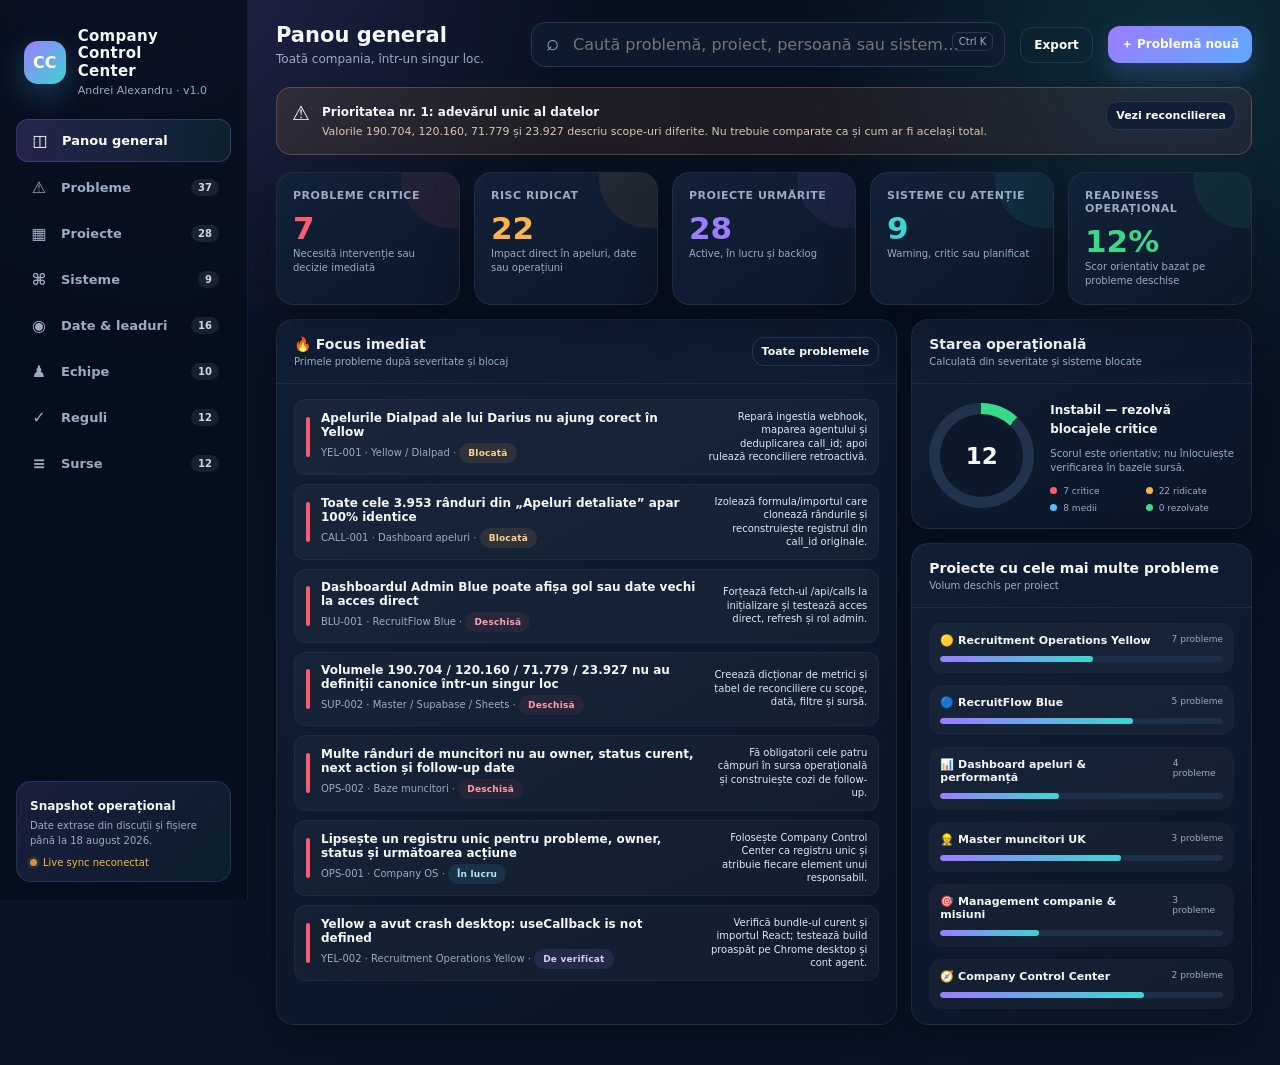
<file: company-control-center/index.html>
<!doctype html><html lang="ro"><head><meta charset="utf-8"><meta name="viewport" content="width=device-width,initial-scale=1"><meta name="theme-color" content="#07101f"><meta name="description" content="Company Control Center — toate problemele, proiectele și sistemele companiei într-un singur dashboard."><title>Company Control Center — Andrei Alexandru</title><style>html,body{margin:0;min-height:100%;background:#07101f;color:#f5f7fb;font-family:system-ui,-apple-system,"Segoe UI",sans-serif}.loading{min-height:100vh;display:grid;place-items:center;text-align:center;padding:24px}.box{max-width:520px}.spinner{width:48px;height:48px;border:4px solid #243853;border-top-color:#3ad7d1;border-radius:50%;margin:0 auto 18px;animation:s 1s linear infinite}@keyframes s{to{transform:rotate(360deg)}}h1{font-size:22px;margin:0 0 8px}p{color:#9aabc2}</style></head><body><div class="loading"><div class="box"><div class="spinner"></div><h1>Company Control Center</h1><p>Se încarcă aplicația companiei…</p></div></div><noscript>Activează JavaScript pentru a deschide aplicația.</noscript><script>(async()=>{try{const f=["payload-00.txt","payload-01.txt","payload-02.txt","payload-03.txt","payload-04.txt","payload-05.txt","payload-06.txt"],b=(await Promise.all(f.map(x=>fetch(x,{cache:'no-store'}).then(r=>{if(!r.ok)throw Error('Fișier '+x+': '+r.status);return r.text()})))).join(''),a=Uint8Array.from(atob(b),c=>c.charCodeAt(0)),d=new DecompressionStream('gzip'),t=await new Response(new Blob([a]).stream().pipeThrough(d)).text();document.open();document.write(t);document.close()}catch(e){console.error(e);document.body.innerHTML='<div class="loading"><div class="box"><h1>Aplicația nu s-a putut încărca</h1><p>Reîncarcă pagina într-un browser actualizat.</p></div></div>'}})();</script></body></html>
</file>
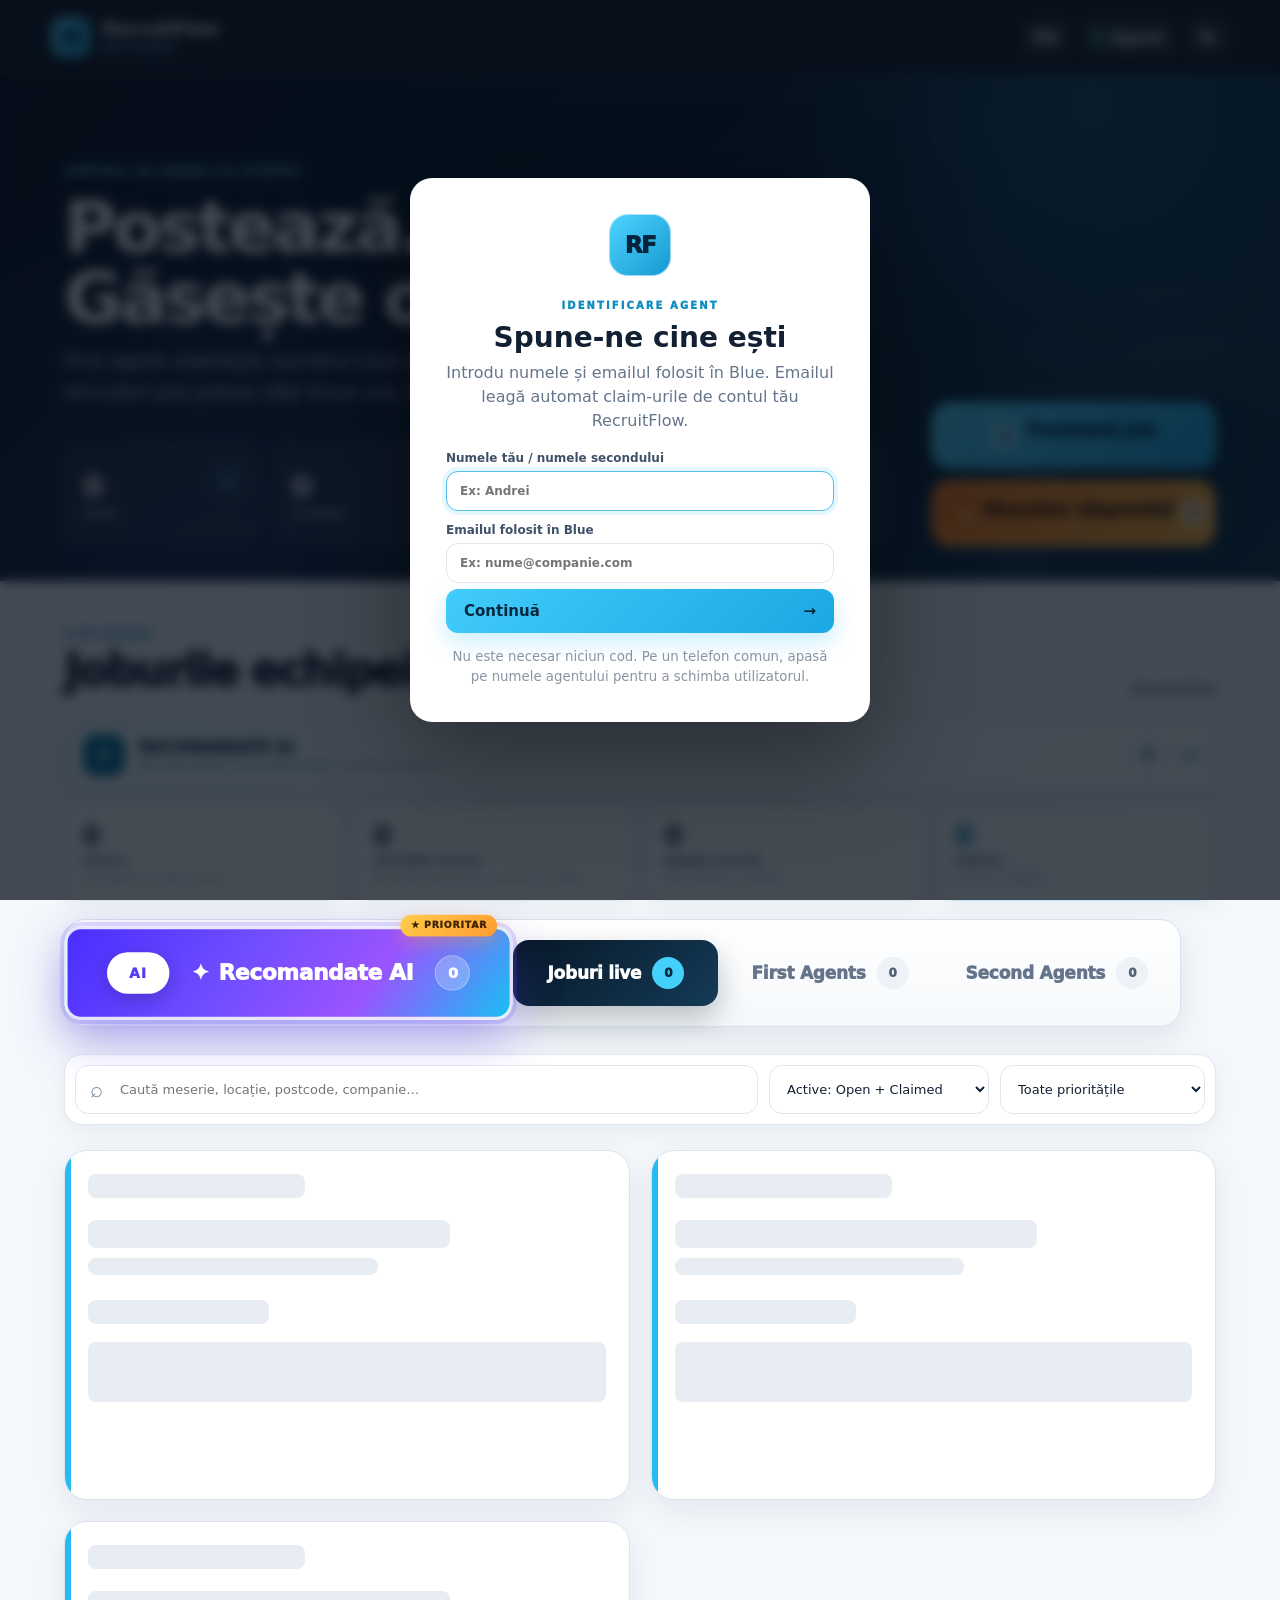
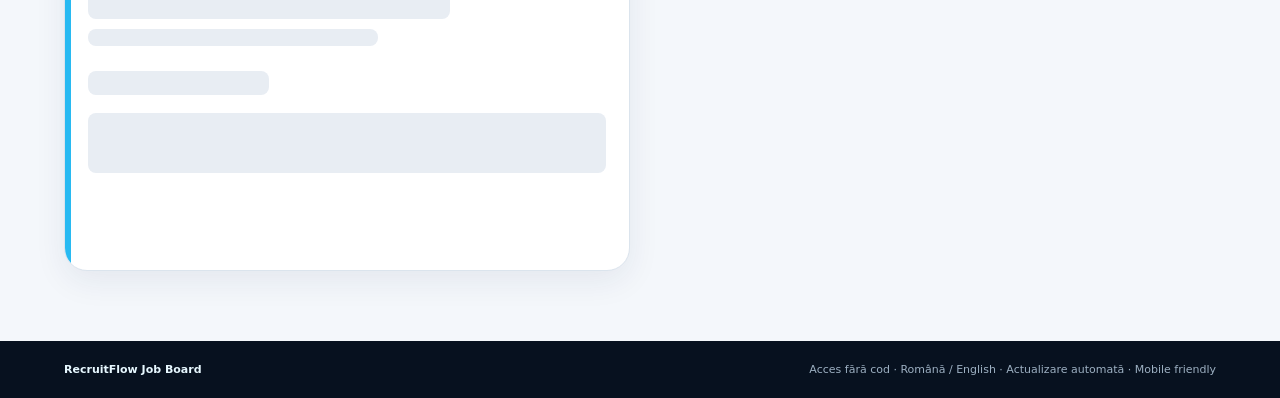
<file: job-board/index.html>
<!doctype html>
<html lang="ro">
<head>
  <meta charset="utf-8">
  <meta name="viewport" content="width=device-width, initial-scale=1, viewport-fit=cover">
  <meta name="theme-color" content="#07111f">
  <meta name="description" content="RecruitFlow Job Board — post, claim and fill recruitment jobs quickly.">
  <title>RecruitFlow — Job Board</title>
  <link rel="stylesheet" href="style.css?v=4">
  <link rel="stylesheet" href="multi-worker.css?v=1">
  <link rel="stylesheet" href="transparency.css?v=1">
  <link rel="stylesheet" href="hot-worker.css?v=1">
  <link rel="stylesheet" href="second-recommendations.css?v=1">
  <link rel="stylesheet" href="blue-worker-search.css?v=1">
  <link rel="stylesheet" href="daily-view.css?v=3">
</head>
<body>
  <header class="topbar">
    <a class="brand" href="./" aria-label="RecruitFlow Job Board">
      <span class="brand-mark">RF</span>
      <span><strong>RecruitFlow</strong><small>JOB BOARD</small></span>
    </a>
    <div class="top-actions">
      <button id="languageButton" class="agent-button" type="button" title="English">EN</button>
      <button id="agentButton" class="agent-button" type="button" title="Schimbă agentul" hidden>
        <span class="online-dot"></span><span id="agentName">Agent</span>
      </button>
      <button id="refreshButton" class="icon-button" type="button" aria-label="Actualizează lista" title="Actualizează">↻</button>
      <button id="addButton" class="primary compact" type="button" data-i18n="add_job">＋ Postează job</button>
    </div>
  </header>

  <main>
    <section class="hero">
      <div class="hero-copy">
        <span class="eyebrow" data-i18n="hero_eyebrow">CENTRUL DE JOBURI AL ECHIPEI</span>
        <h1 data-i18n-html="hero_title">Postează. Claim. Găsește omul. <em>Gata.</em></h1>
        <p data-i18n="hero_description">Lipești anunțul, aplicația extrage automat informațiile, iar fiecare second/recruiter poate revendica un job fără să se calce cu altcineva.</p>
      </div>
      <div class="stats" aria-label="Job summary">
        <button class="stat-card" type="button" data-stat-filter="open"><span class="stat-icon open-icon">○</span><strong id="openCount">0</strong><small data-i18n="stat_open">OPEN</small></button>
        <button class="stat-card" type="button" data-stat-filter="claimed"><span class="stat-icon claimed-icon">↗</span><strong id="claimedCount">0</strong><small data-i18n="stat_claimed">CLAIMED</small></button>
        <button class="stat-card" type="button" data-stat-filter="filled"><span class="stat-icon filled-icon">✓</span><strong id="filledCount">0</strong><small data-i18n="stat_found">OM GĂSIT</small></button>
        <button class="stat-card" type="button" data-stat-filter="mine"><span class="stat-icon mine-icon">★</span><strong id="mineCount">0</strong><small data-i18n="stat_mine">ALE MELE</small></button>
      </div>
    </section>

    <section class="workspace">
      <div class="section-heading"><div><span class="eyebrow dark" data-i18n="live_board">LIVE BOARD</span><h2 data-i18n="team_jobs">Joburile echipei</h2></div><span id="lastUpdated" class="last-updated" data-i18n="not_updated">Neactualizat</span></div>
      <div class="toolbar">
        <label class="search-box"><span>⌕</span><input id="searchInput" type="search" placeholder="Caută meserie, locație, postcode, companie…" data-i18n-placeholder="search_placeholder" autocomplete="off"></label>
        <select id="statusFilter" aria-label="Filter by status">
          <option value="active" data-i18n="status_active">Active: Open + Claimed</option><option value="all" data-i18n="status_all">Toate joburile</option><option value="open" data-i18n="status_open">Open</option><option value="claimed" data-i18n="status_claimed">Claimed</option><option value="filled" data-i18n="status_filled">Om găsit</option><option value="closed" data-i18n="status_closed">Închise</option><option value="mine" data-i18n="status_mine">Joburile mele</option>
        </select>
        <select id="priorityFilter" aria-label="Filter by priority"><option value="all" data-i18n="priority_all">Toate prioritățile</option><option value="urgent" data-i18n="priority_urgent_plural">Urgente</option><option value="normal" data-i18n="priority_normal_plural">Normale</option><option value="low" data-i18n="priority_low_plural">Prioritate mică</option></select>
      </div>
      <section id="jobsGrid" class="jobs-grid" aria-live="polite" aria-busy="false"></section>
    </section>
  </main>

  <footer><strong>RecruitFlow Job Board</strong><span data-i18n="footer_text">Acces fără cod · Română / English · Actualizare automată · Mobile friendly</span></footer>

  <dialog id="accessDialog" class="access-dialog"><form id="accessForm" class="dialog-form access-form"><div class="access-logo">RF</div><span class="eyebrow dark" data-i18n="access_eyebrow">IDENTIFICARE AGENT</span><h2 data-i18n="access_title">Spune-ne cine ești</h2><p data-i18n="access_description">Introdu numele și emailul folosit în Blue. Emailul leagă automat claim-urile de contul tău RecruitFlow.</p><label><span data-i18n="agent_name_label">Numele tău / numele secondului</span><input id="accessAgent" name="agent" type="text" maxlength="80" autocomplete="name" placeholder="Ex: Andrei" data-i18n-placeholder="agent_name_placeholder" required></label><label><span data-i18n="agent_email_label">Emailul folosit în Blue</span><input id="accessEmail" name="email" type="email" maxlength="254" autocomplete="email" placeholder="Ex: nume@companie.com" data-i18n-placeholder="agent_email_placeholder" required></label><p id="accessError" class="form-error" role="alert" hidden></p><button class="primary wide" type="submit"><span data-i18n="continue_button">Continuă</span><span>→</span></button><small data-i18n="access_hint">Nu este necesar niciun cod. Pe un telefon comun, apasă pe numele agentului pentru a schimba utilizatorul.</small></form></dialog>

  <dialog id="jobDialog" class="job-dialog"><form id="jobForm" class="dialog-form"><button class="dialog-close" type="button" data-close-dialog="jobDialog" aria-label="Close">×</button><div class="dialog-title-row"><div><span class="eyebrow dark" data-i18n="new_job">JOB NOU</span><h2 id="jobDialogTitle" data-i18n="post_job_title">Postează un job</h2></div><span id="formModeBadge" class="mode-badge">CREATE</span></div><input id="editingJobId" type="hidden"><section class="paste-panel"><div class="paste-heading"><div><strong data-i18n="paste_title">⚡ Copy–paste anunțul</strong><small data-i18n="paste_help">Extragem automat meseria, locația, postcode-ul, rata și restul datelor.</small></div><button id="parseButton" class="secondary" type="button" data-i18n="parse_button">Completează automat</button></div><textarea id="sourceText" name="source_text" rows="5" maxlength="10000" placeholder="Ex: Urgently need 4 dryliners in SW1A 1AA, London. £220/day, start Monday…" data-i18n-placeholder="source_placeholder"></textarea></section><div class="form-grid">
    <label><span><span data-i18n="field_trade">Meserie / trade</span> <b>*</b></span><input id="tradeInput" name="trade" type="text" maxlength="120" list="tradeOptions" placeholder="Ex: Electrician" data-i18n-placeholder="trade_placeholder" required></label><label><span data-i18n="field_location">Locație</span><input id="locationInput" name="location" type="text" maxlength="160" placeholder="Ex: Central London" data-i18n-placeholder="location_placeholder"></label><label><span data-i18n="field_postcode">Postcode</span><input id="postcodeInput" name="postcode" type="text" maxlength="16" autocomplete="postal-code" placeholder="Ex: SW1A 1AA" data-i18n-placeholder="postcode_placeholder"></label><label><span data-i18n="field_rate">Rate</span><input id="rateInput" name="rate" type="text" maxlength="80" placeholder="Ex: £220/day" data-i18n-placeholder="rate_placeholder"></label><label><span><span data-i18n="field_workers">Număr total de muncitori necesari</span> <b>*</b></span><input id="workersInput" name="workers_needed" type="number" min="1" max="100" step="1" value="1" required></label><label><span data-i18n="field_start">Data de start</span><input id="startDateInput" name="start_date" type="date"></label><label><span data-i18n="field_priority">Prioritate</span><select id="priorityInput" name="priority"><option value="normal" data-i18n="priority_normal">Normală</option><option value="urgent" data-i18n="priority_urgent">Urgentă</option><option value="low" data-i18n="priority_low">Mică</option></select></label><label><span data-i18n="field_contract">Tip contract</span><select id="contractTypeInput" name="contract_type"><option value="" data-i18n="contract_unspecified">Nespecificat</option><option value="Temporary">Temporary</option><option value="Permanent">Permanent</option><option value="Self-employed">Self-employed</option><option value="Subcontract">Subcontract</option></select></label><label><span data-i18n="field_duration">Durată</span><input id="durationInput" name="duration" type="text" maxlength="100" placeholder="Ex: 3 months / ongoing" data-i18n-placeholder="duration_placeholder"></label><label><span data-i18n="field_shift">Program / shift</span><input id="shiftInput" name="shift" type="text" maxlength="100" placeholder="Ex: 08:00–17:00 / nights" data-i18n-placeholder="shift_placeholder"></label><label><span data-i18n="field_company">Companie</span><input id="companyInput" name="company_name" type="text" maxlength="180" autocomplete="organization"></label><label><span data-i18n="field_reference">Referință job</span><input id="referenceInput" name="job_reference" type="text" maxlength="100" placeholder="Ex: JOB-1842" data-i18n-placeholder="reference_placeholder"></label><label><span data-i18n="field_contact_name">Nume contact</span><input id="contactNameInput" name="contact_name" type="text" maxlength="120" autocomplete="name"></label><label><span data-i18n="field_contact_phone">Telefon contact</span><input id="contactPhoneInput" name="contact_phone" type="tel" maxlength="50" autocomplete="tel"></label></div><label><span data-i18n="field_details">Detalii / cerințe</span><textarea id="descriptionInput" name="description" rows="4" maxlength="5000" placeholder="CSCS, tools, experiență, parking…" data-i18n-placeholder="details_placeholder"></textarea></label><div class="form-actions"><button class="ghost" type="button" data-close-dialog="jobDialog" data-i18n="cancel">Renunță</button><button id="saveJobButton" class="primary" type="submit" data-i18n="publish_job">Publică jobul</button></div></form></dialog>

  <dialog id="foundDialog" class="small-dialog"><form id="foundForm" class="dialog-form"><button class="dialog-close" type="button" data-close-dialog="foundDialog" aria-label="Close">×</button><span class="success-symbol">✓</span><h2 data-i18n="found_title">Ai găsit omul?</h2><p data-i18n-html="found_description">Jobul va fi mutat la <strong>OM GĂSIT</strong> și va rămâne în istoric.</p><input id="foundJobId" type="hidden"><label><span data-i18n="found_note">Notă opțională</span><textarea id="foundNote" rows="4" maxlength="1500" placeholder="Ex: Ion confirmat, începe luni." data-i18n-placeholder="found_note_placeholder"></textarea></label><div class="form-actions"><button class="ghost" type="button" data-close-dialog="foundDialog" data-i18n="cancel">Renunță</button><button class="success-button" type="submit" data-i18n="found_confirm">✓ Marchează „Om găsit”</button></div></form></dialog>

  <datalist id="tradeOptions"><option>Labourer</option><option>Carpenter / Joiner</option><option>Shuttering Carpenter</option><option>Dryliner</option><option>Ceiling Fixer</option><option>Painter & Decorator</option><option>Electrician</option><option>Electrician Mate</option><option>Plumber</option><option>Pipefitter</option><option>Bricklayer</option><option>Groundworker</option><option>Multi Trader</option><option>Fire Stopper</option><option>Telehandler Driver</option><option>Forklift Driver</option><option>Plasterer</option><option>Tiler</option><option>Roofer</option><option>Welder</option><option>Steel Fixer</option><option>Scaffolder</option><option>Site Manager</option><option>Supervisor</option><option>Cleaner</option><option>Handyman</option><option>HVAC Engineer</option></datalist>

  <div id="toastRegion" class="toast-region" aria-live="polite" aria-atomic="true"></div><div id="loadingOverlay" class="loading-overlay" hidden><span class="spinner"></span><strong data-i18n="saving">Se salvează…</strong></div>

  <script src="app.js?v=5"></script>
  <script src="multi-worker.js?v=1"></script>
  <script src="live-board-filter.js?v=5"></script>
  <script src="transparency.js?v=1" data-transparency-script="1"></script>
  <script src="hot-worker.js?v=1"></script>
  <script src="second-recommendations.js?v=1"></script>
  <script src="blue-worker-search.js?v=1"></script>
  <script src="daily-view.js?v=7" data-daily-view="1"></script>
</body>
</html>
</file>
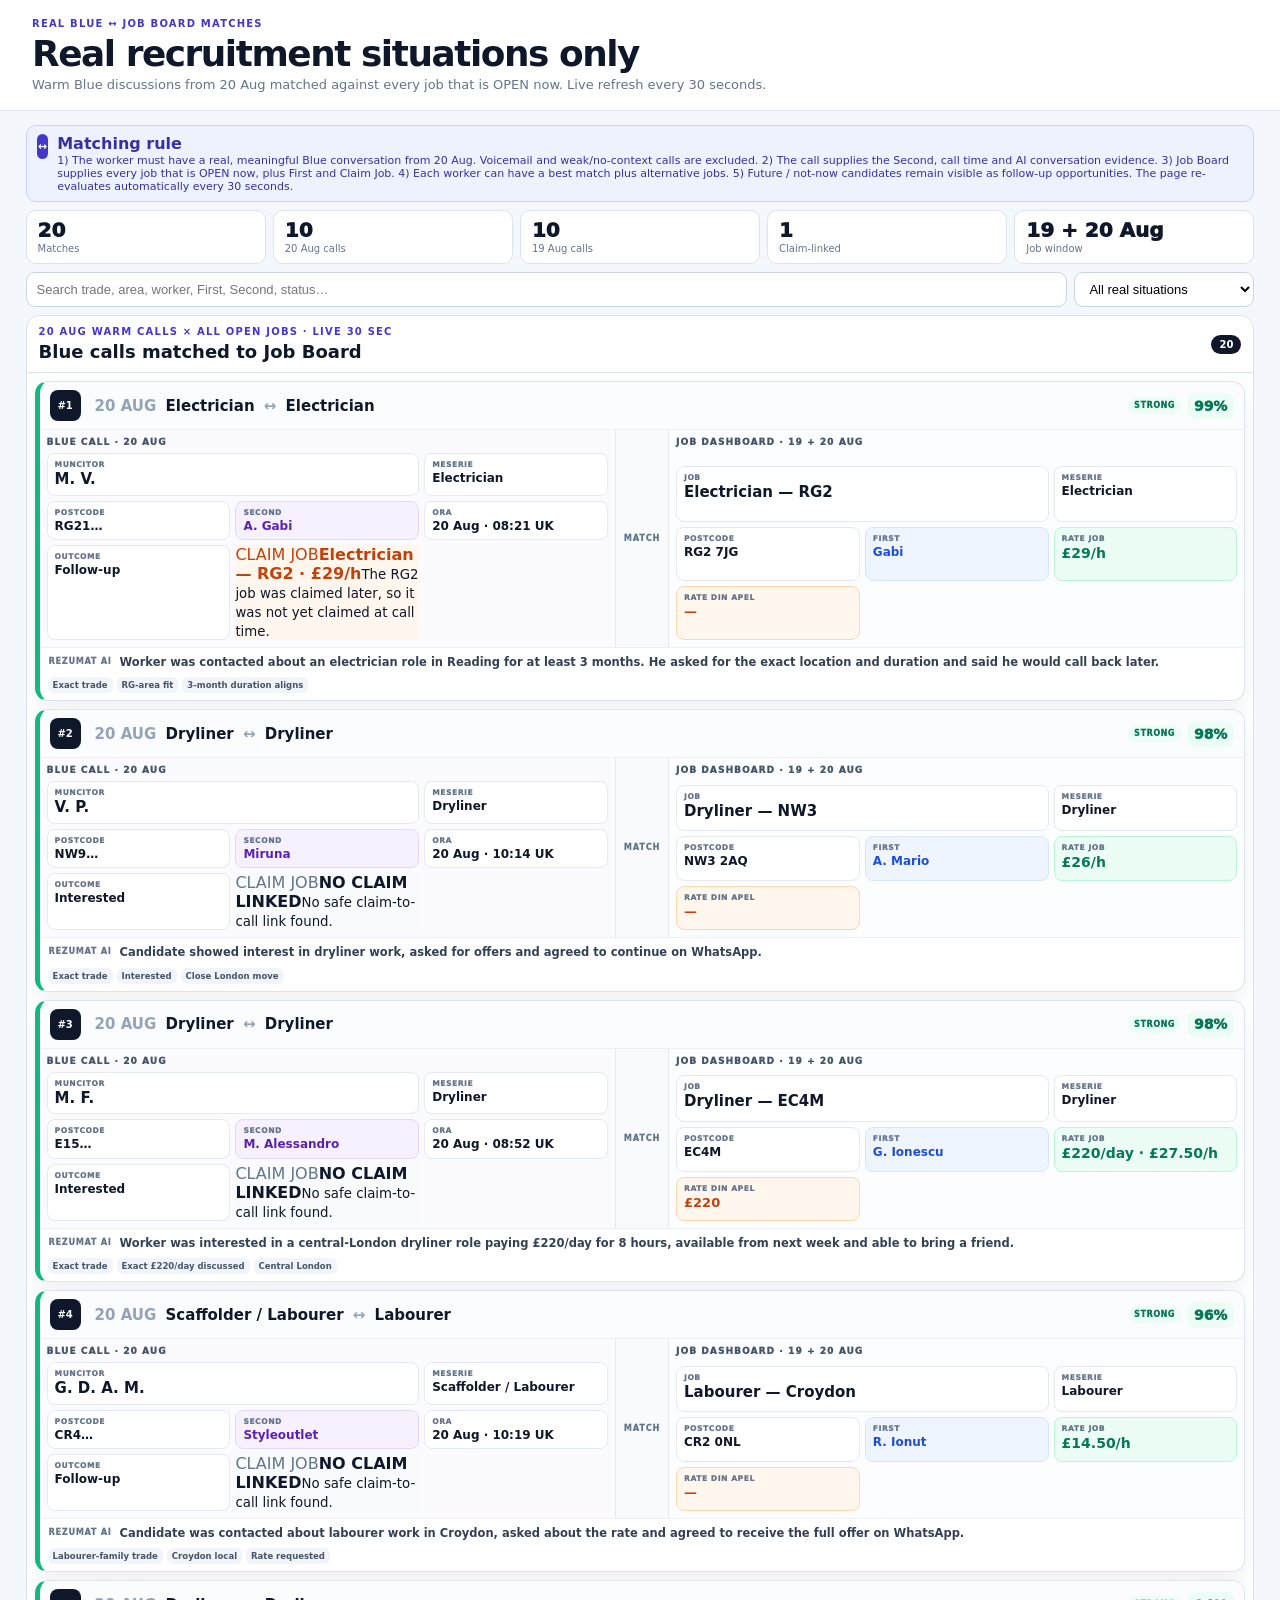
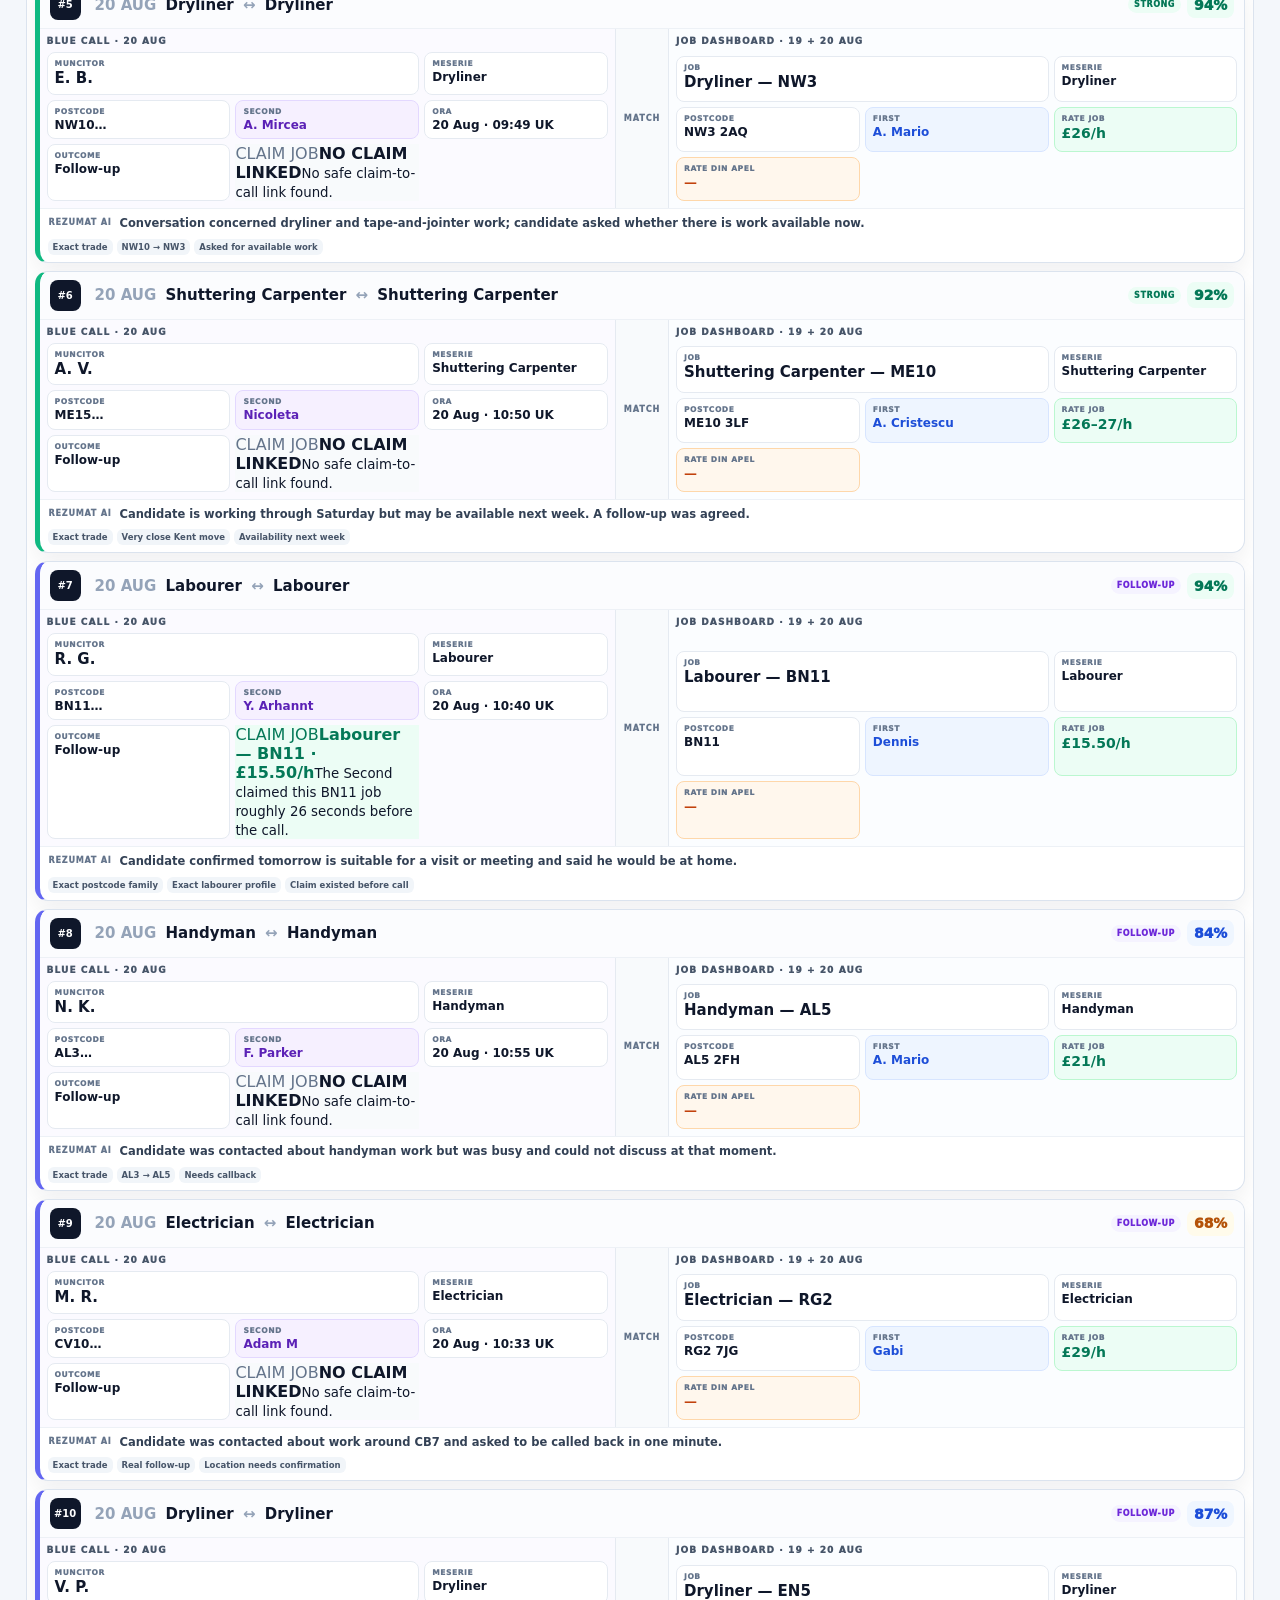
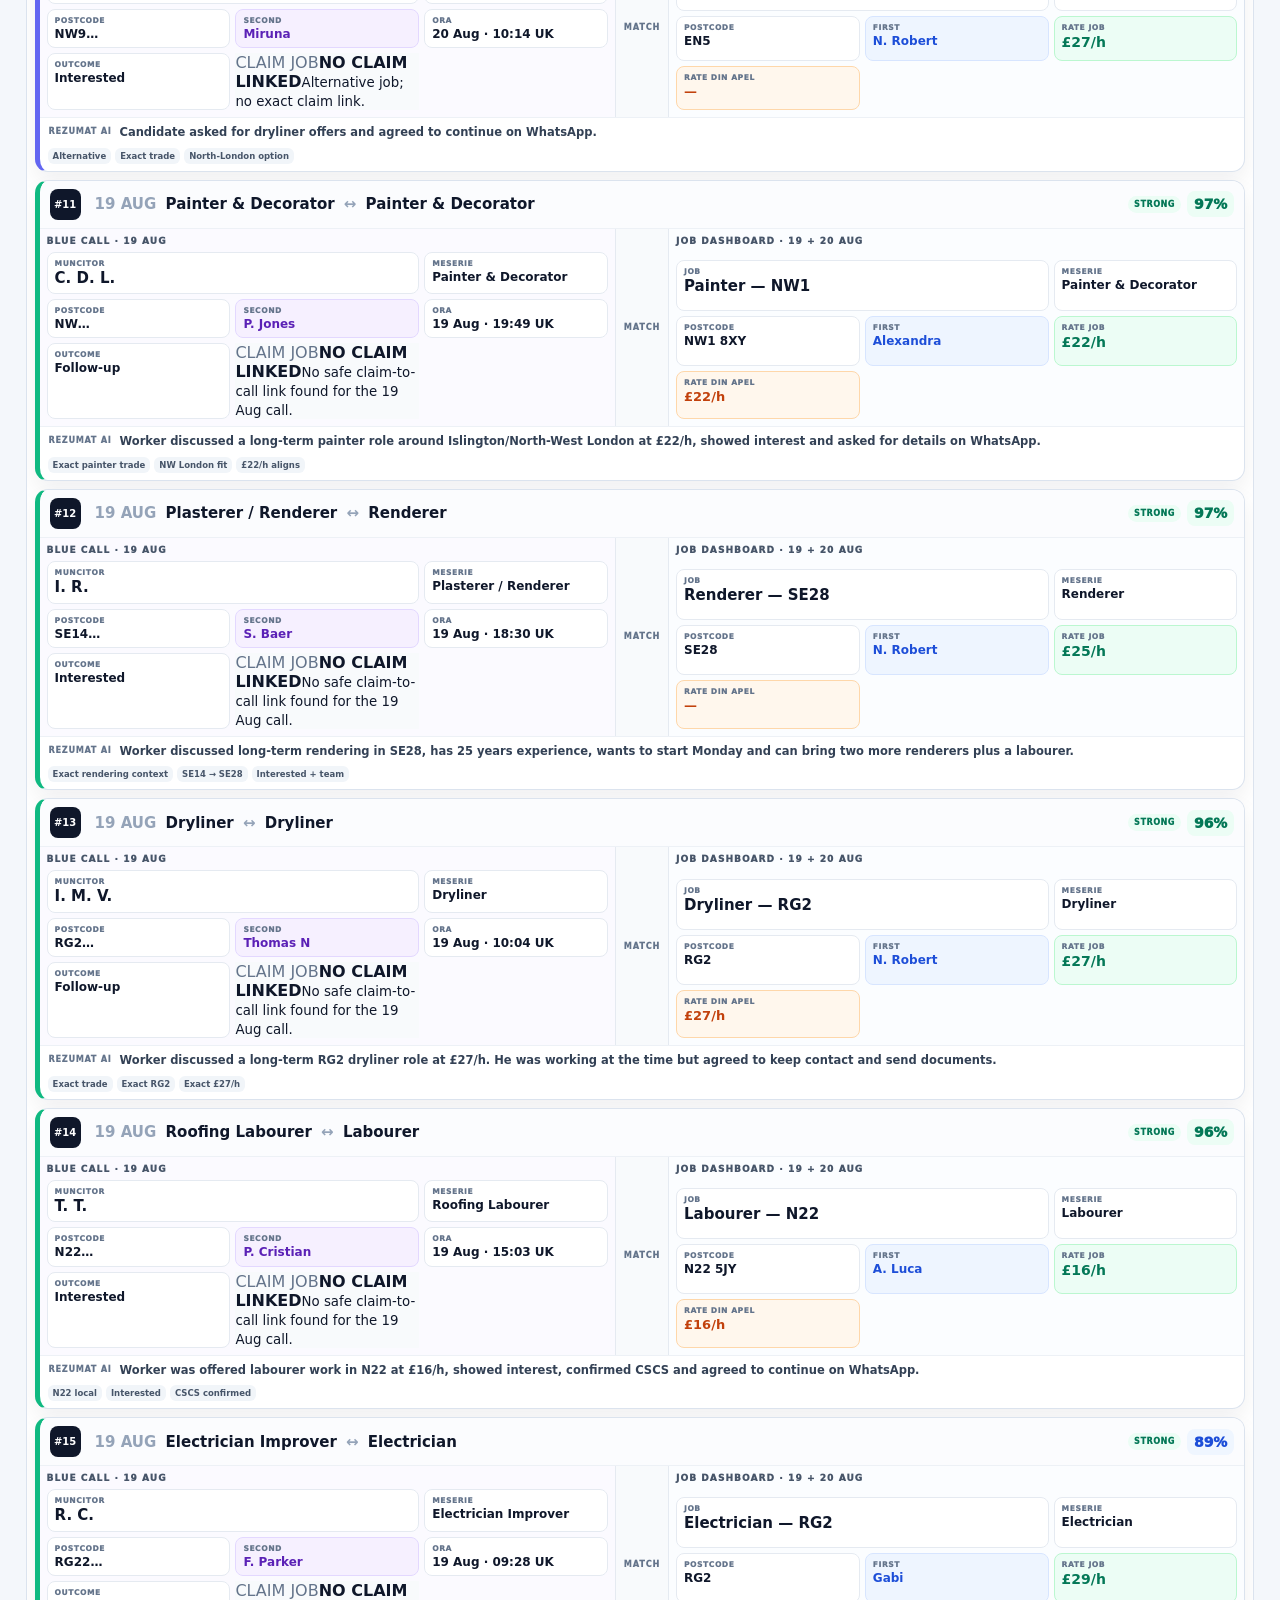
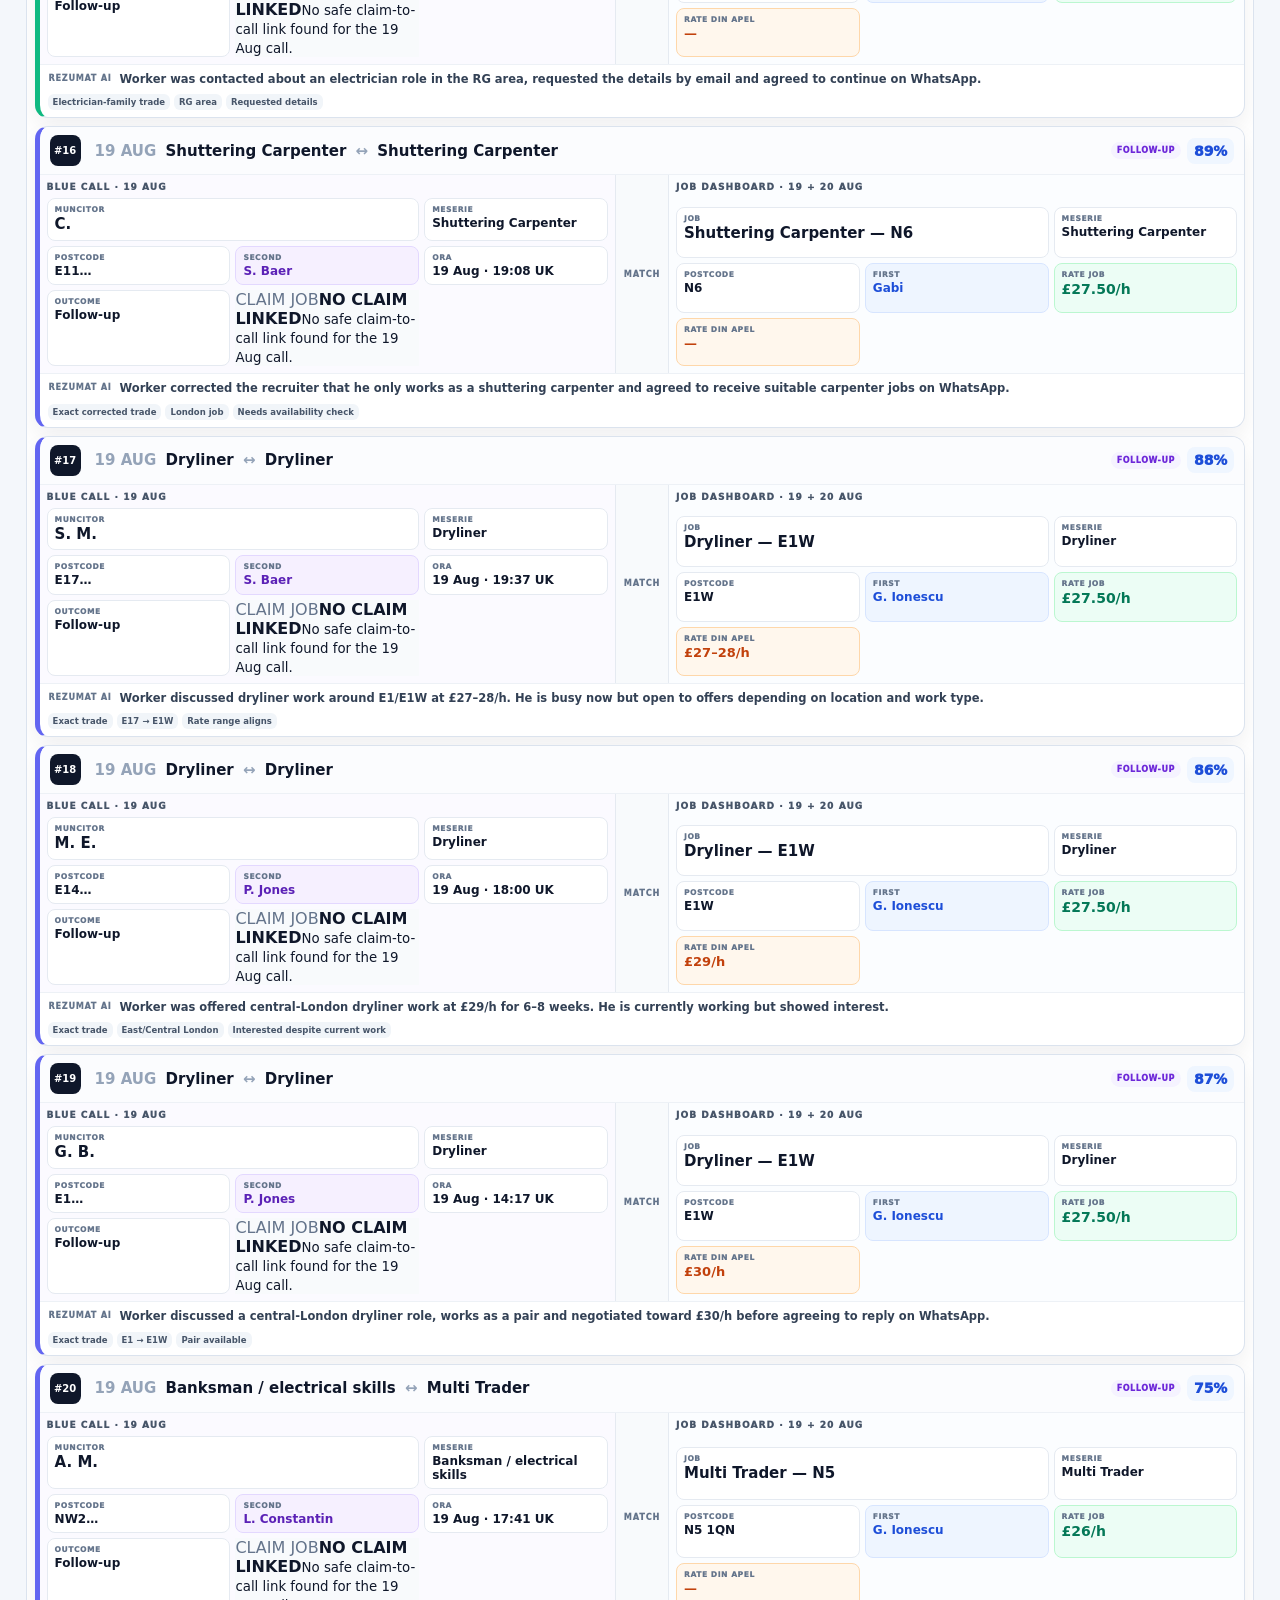
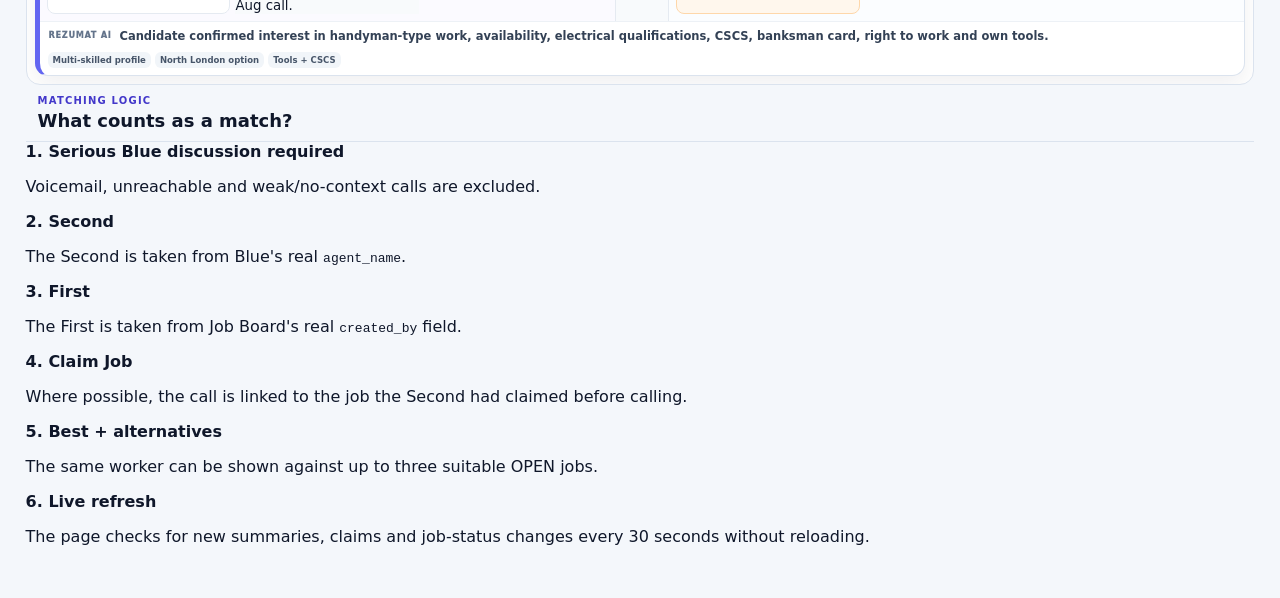
<file: match-engine/index.html>
<!doctype html>
<html lang="en">
<head>
  <meta charset="utf-8" />
  <meta name="viewport" content="width=device-width,initial-scale=1" />
  <meta name="theme-color" content="#0f172a" />
  <title>Recruit Match Engine — Real Cases</title>
  <link rel="stylesheet" href="styles.css" />
</head>
<body>
  <header class="topbar">
    <div>
      <p class="eyebrow">REAL BLUE ↔ JOB BOARD MATCHES</p>
      <h1>Real recruitment situations only</h1>
      <p class="subtitle">Warm Blue discussions from 20 Aug matched against every job that is OPEN now. Live refresh every 30 seconds.</p>
    </div>
  </header>

  <main class="page">
    <section class="rule-banner">
      <div class="rule-icon">↔</div>
      <div>
        <strong>Matching rule</strong>
        <p>1) The worker must have a real, meaningful Blue conversation from 20 Aug. Voicemail and weak/no-context calls are excluded. 2) The call supplies the Second, call time and AI conversation evidence. 3) Job Board supplies every job that is OPEN now, plus First and Claim Job. 4) Each worker can have a best match plus alternative jobs. 5) Future / not-now candidates remain visible as follow-up opportunities. The page re-evaluates automatically every 30 seconds.</p>
      </div>
    </section>

    <section class="stats" id="stats"></section>

    <section class="toolbar">
      <input id="searchInput" type="search" placeholder="Search trade, area, worker, First, Second, status…" />
      <select id="statusFilter">
        <option value="all">All real situations</option>
        <option value="strong">Strong matches</option>
        <option value="followup">Alternative / follow-up</option>
        <option value="blocked">Blocked / not now</option>
      </select>
    </section>

    <section class="top10-panel">
      <div class="section-head">
        <div>
          <p class="eyebrow">20 AUG WARM CALLS × ALL OPEN JOBS · LIVE 30 SEC</p>
          <h2>Blue calls matched to Job Board</h2>
        </div>
        <span class="count-badge" id="caseCount"></span>
      </div>
      <div id="caseList" class="top10-list"></div>
    </section>

    <section class="explain-panel">
      <div class="section-head"><div><p class="eyebrow">MATCHING LOGIC</p><h2>What counts as a match?</h2></div></div>
      <div class="explain-grid">
        <div><strong>1. Serious Blue discussion required</strong><p>Voicemail, unreachable and weak/no-context calls are excluded.</p></div>
        <div><strong>2. Second</strong><p>The Second is taken from Blue's real <code>agent_name</code>.</p></div>
        <div><strong>3. First</strong><p>The First is taken from Job Board's real <code>created_by</code> field.</p></div>
        <div><strong>4. Claim Job</strong><p>Where possible, the call is linked to the job the Second had claimed before calling.</p></div>
        <div><strong>5. Best + alternatives</strong><p>The same worker can be shown against up to three suitable OPEN jobs.</p></div>
        <div><strong>6. Live refresh</strong><p>The page checks for new summaries, claims and job-status changes every 30 seconds without reloading.</p></div>
      </div>
    </section>
  </main>

  <script src="app.js"></script>
  <script src="called-only.js"></script>
  <script src="live-refresh.js"></script>
</body>
</html>
</file>
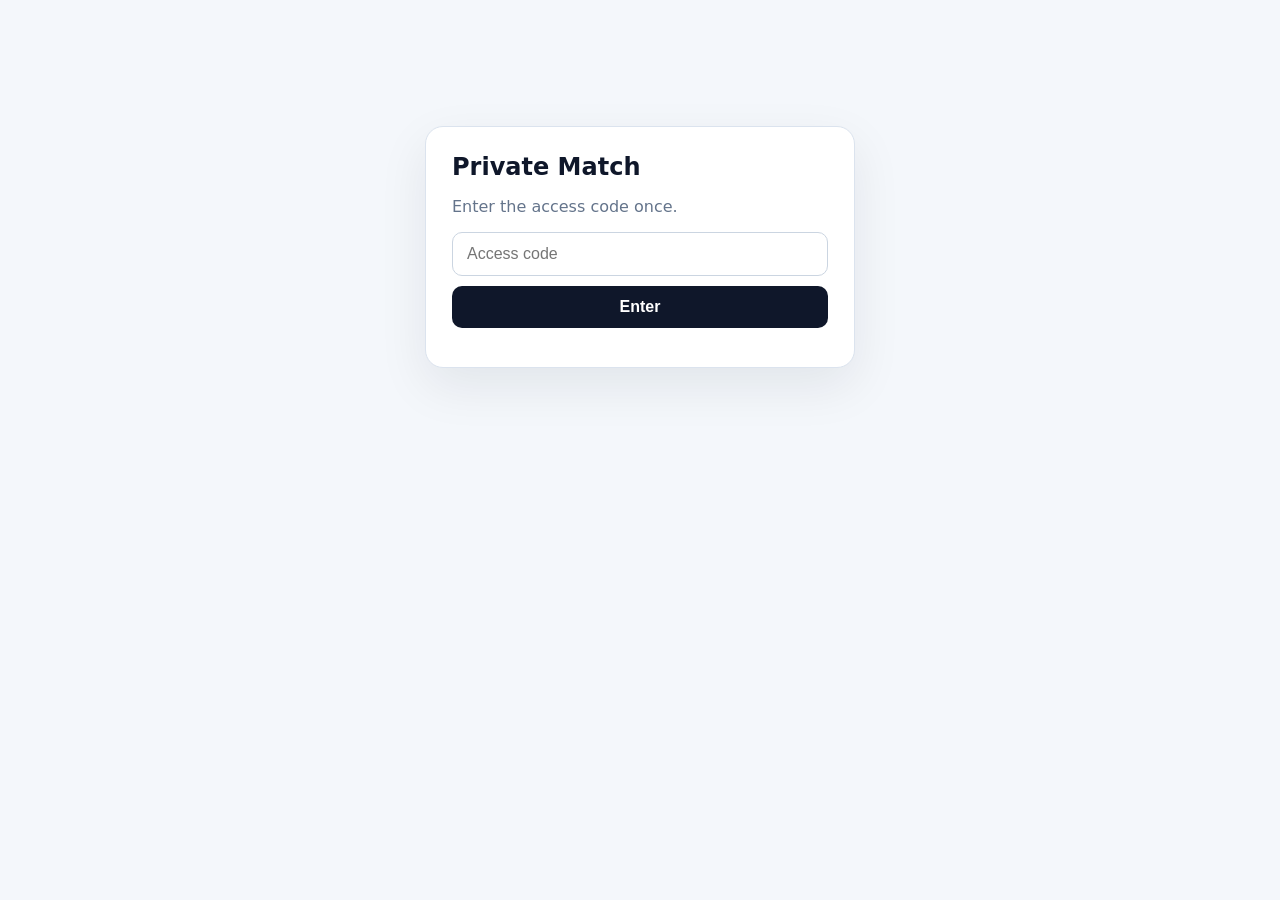
<file: private-match-simple/index.html>
<!doctype html><html lang="en"><head><meta charset="utf-8"><meta name="viewport" content="width=device-width,initial-scale=1"><title>Private Match Simple</title><link rel="stylesheet" href="styles.css?v=2"></head><body><main class="page"><section id="gate" class="gate"><h1>Private Match</h1><p>Enter the access code once.</p><form id="gateForm"><input id="code" inputmode="numeric" autocomplete="one-time-code" placeholder="Access code" required><button>Enter</button></form><p id="gateMsg"></p></section><section id="app" hidden><header><div><p class="eyebrow">PRIVATE · FULL NAMES · V2</p><h1>Worker ↔ Job Matching</h1><p id="meta"></p></div><div style="display:flex;gap:8px"><button id="refreshNow">Refresh now</button><button id="lock">Lock</button></div></header><div class="toolbar"><input id="search" type="search" placeholder="Search name, trade, postcode, Second, First, job..."><select id="filter"><option value="all">All</option><option value="strong">Strong</option><option value="followup">Alternative / Follow-up</option></select></div><div id="cards" class="cards"></div></section></main><script src="app-v2.js?v=2"></script></body></html>
</file>
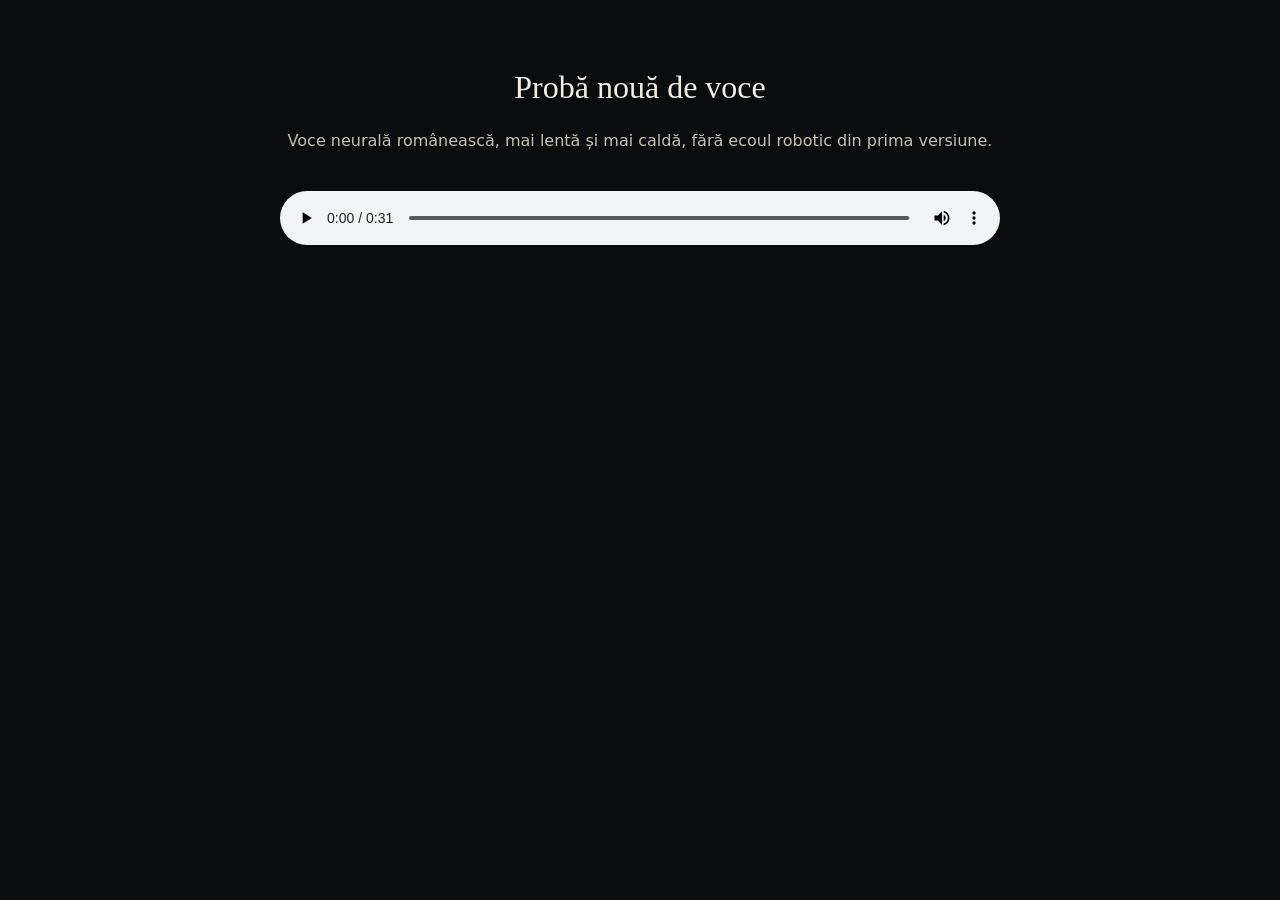
<file: voice-paisie-natural/index.html>
<!doctype html>
<html lang="ro">
<head>
  <meta charset="utf-8">
  <meta name="viewport" content="width=device-width,initial-scale=1">
  <title>Probă voce naturală — Sfântul Paisie</title>
  <style>
    body{margin:0;background:#0b0c0d;color:#f2eee5;font-family:system-ui,-apple-system,Segoe UI,sans-serif}
    main{max-width:720px;margin:0 auto;padding:48px 20px;text-align:center}
    h1{font-family:Georgia,serif;font-weight:500}
    p{color:#c8c0b1;line-height:1.6}
    audio{width:100%;margin-top:22px}
  </style>
</head>
<body><main>
  <h1>Probă nouă de voce</h1>
  <p>Voce neurală românească, mai lentă și mai caldă, fără ecoul robotic din prima versiune.</p>
  <audio controls preload="metadata" src="voce-naturala-paisie.mp3"></audio>
</main></body>
</html>
</file>
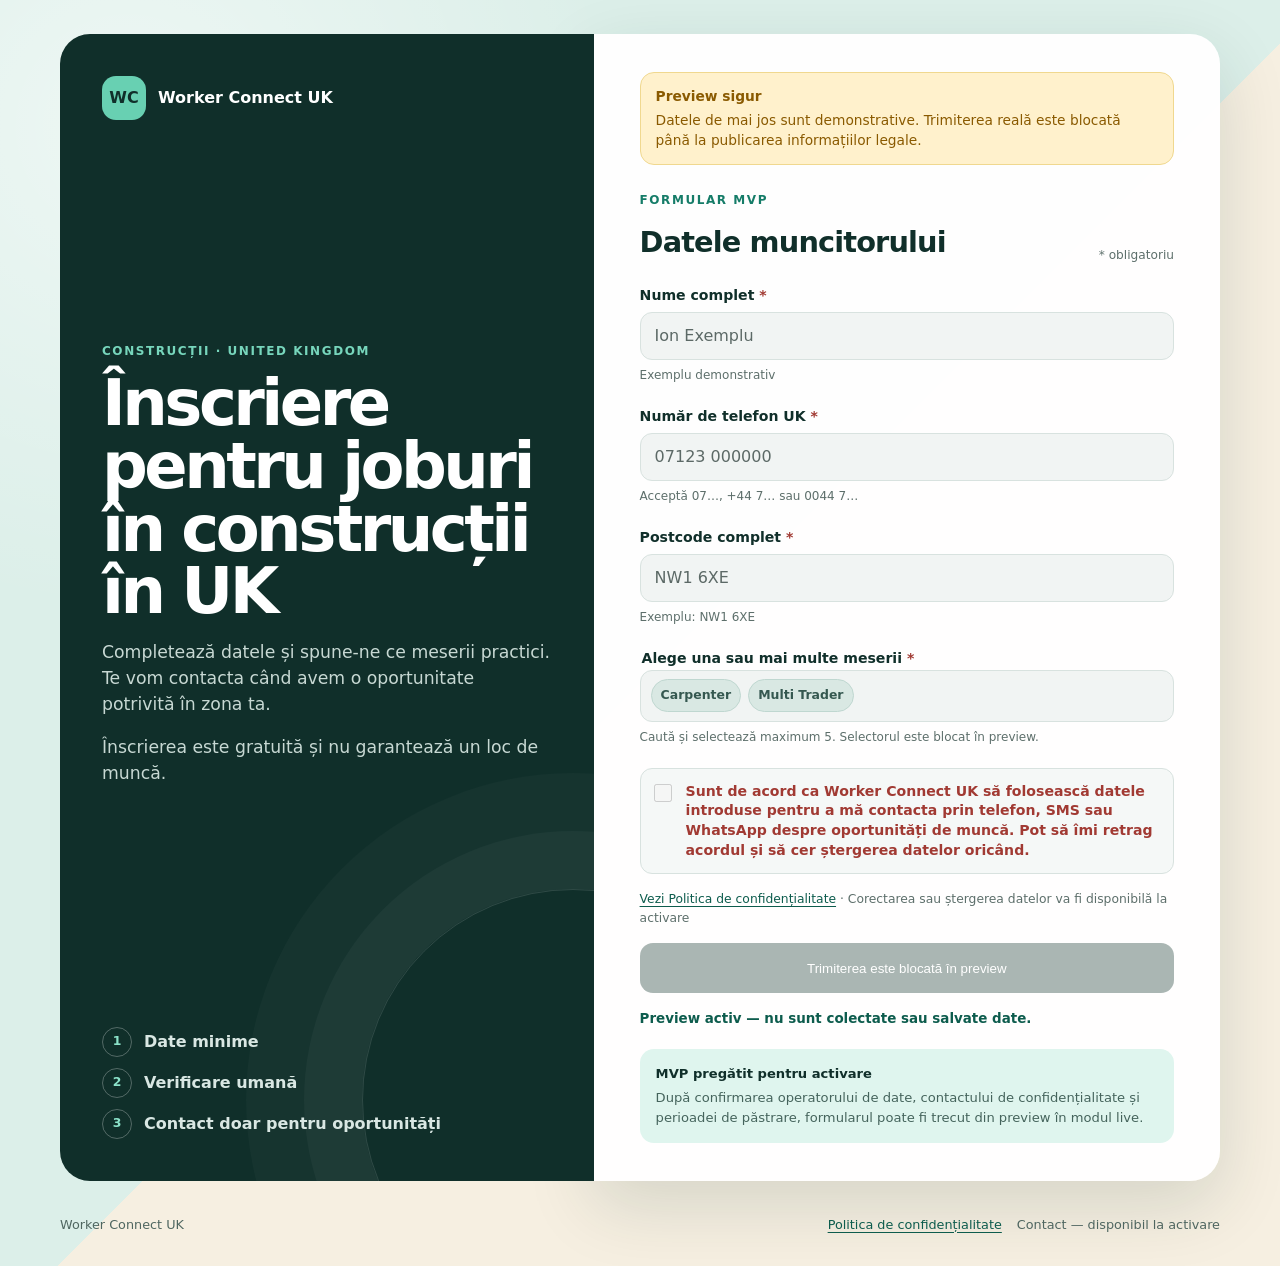
<file: worker-connect/index.html>
<!doctype html>
<html lang="ro">
<head>
  <meta charset="utf-8">
  <meta name="viewport" content="width=device-width,initial-scale=1">
  <meta name="theme-color" content="#102f2a">
  <meta name="description" content="Worker Connect UK — înscriere pentru oportunități în construcții în UK.">
  <title>Worker Connect UK</title>
  <link rel="stylesheet" href="./styles.css?v=1">
</head>
<body>
  <main class="page-shell">
    <section class="intro" aria-labelledby="page-title">
      <a class="brand" href="./" aria-label="Worker Connect UK — început">
        <span class="brand-mark" aria-hidden="true">WC</span>
        <span>Worker Connect UK</span>
      </a>
      <div class="intro-copy">
        <p class="eyebrow">CONSTRUCȚII · UNITED KINGDOM</p>
        <h1 id="page-title">Înscriere pentru joburi în construcții în UK</h1>
        <p>Completează datele și spune-ne ce meserii practici. Te vom contacta când avem o oportunitate potrivită în zona ta.</p>
        <p class="notice">Înscrierea este gratuită și nu garantează un loc de muncă.</p>
      </div>
      <ul class="trust-list" aria-label="Cum funcționează">
        <li><span>1</span>Date minime</li>
        <li><span>2</span>Verificare umană</li>
        <li><span>3</span>Contact doar pentru oportunități</li>
      </ul>
    </section>

    <section class="form-card" aria-labelledby="form-title">
      <div class="preview-banner" role="status">
        <strong>Preview sigur</strong>
        <span>Datele de mai jos sunt demonstrative. Trimiterea reală este blocată până la publicarea informațiilor legale.</span>
      </div>

      <div class="form-heading">
        <div>
          <p class="eyebrow">FORMULAR MVP</p>
          <h2 id="form-title">Datele muncitorului</h2>
        </div>
        <span class="required-note">* obligatoriu</span>
      </div>

      <form id="worker-form" novalidate>
        <div class="field">
          <label for="full-name">Nume complet <span>*</span></label>
          <input id="full-name" name="fullName" type="text" autocomplete="name" minlength="2" maxlength="80" value="Ion Exemplu" disabled required>
          <small>Exemplu demonstrativ</small>
          <p class="error" id="full-name-error"></p>
        </div>

        <div class="field">
          <label for="phone">Număr de telefon UK <span>*</span></label>
          <input id="phone" name="phone" type="tel" inputmode="tel" autocomplete="tel" value="07123 000000" disabled required>
          <small>Acceptă 07…, +44 7… sau 0044 7…</small>
          <p class="error" id="phone-error"></p>
        </div>

        <div class="field">
          <label for="postcode">Postcode complet <span>*</span></label>
          <input id="postcode" name="postcode" type="text" autocomplete="postal-code" value="NW1 6XE" disabled required>
          <small>Exemplu: NW1 6XE</small>
          <p class="error" id="postcode-error"></p>
        </div>

        <fieldset class="field trade-field">
          <legend>Alege una sau mai multe meserii <span>*</span></legend>
          <div class="trade-picker" id="trade-picker" aria-describedby="trade-help">
            <span class="trade-chip">Carpenter</span>
            <span class="trade-chip">Multi Trader</span>
          </div>
          <small id="trade-help">Caută și selectează maximum 5. Selectorul este blocat în preview.</small>
          <p class="error" id="trades-error"></p>
        </fieldset>

        <label class="consent-row">
          <input name="consent" type="checkbox" disabled>
          <span>Sunt de acord ca Worker Connect UK să folosească datele introduse pentru a mă contacta prin telefon, SMS sau WhatsApp despre oportunități de muncă. Pot să îmi retrag acordul și să cer ștergerea datelor oricând.</span>
        </label>

        <div class="privacy-line">
          <a href="./privacy.html">Vezi Politica de confidențialitate</a>
          <span>·</span>
          <span>Corectarea sau ștergerea datelor va fi disponibilă la activare</span>
        </div>

        <input class="honeypot" type="text" name="website" tabindex="-1" autocomplete="off" aria-hidden="true">
        <button id="submit-button" type="submit" disabled>Trimiterea este blocată în preview</button>
        <p class="form-status" id="form-status" aria-live="polite"></p>
      </form>

      <div class="activation-note">
        <strong>MVP pregătit pentru activare</strong>
        <p>După confirmarea operatorului de date, contactului de confidențialitate și perioadei de păstrare, formularul poate fi trecut din preview în modul live.</p>
      </div>
    </section>
  </main>

  <footer>
    <span>Worker Connect UK</span>
    <nav aria-label="Linkuri legale">
      <a href="./privacy.html">Politica de confidențialitate</a>
      <span>Contact — disponibil la activare</span>
    </nav>
  </footer>
  <script src="./app.js?v=1" defer></script>
</body>
</html>
</file>
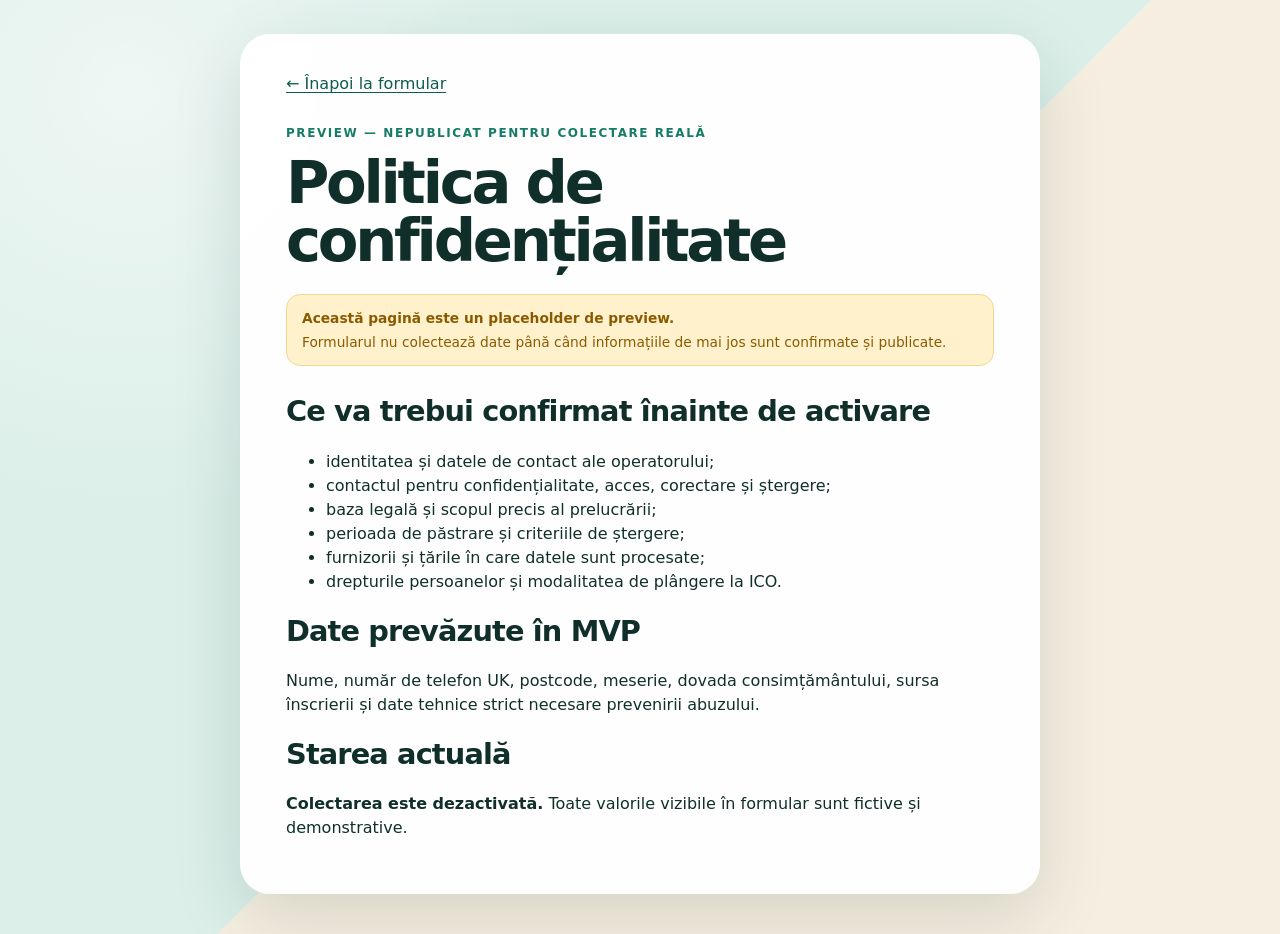
<file: worker-connect/privacy.html>
<!doctype html>
<html lang="ro">
<head>
  <meta charset="utf-8">
  <meta name="viewport" content="width=device-width,initial-scale=1">
  <meta name="robots" content="noindex">
  <title>Politica de confidențialitate — Worker Connect UK</title>
  <link rel="stylesheet" href="./styles.css?v=1">
</head>
<body>
  <main class="page-shell" style="display:block;max-width:800px">
    <article class="form-card" style="border-radius:30px">
      <a href="./">← Înapoi la formular</a>
      <p class="eyebrow" style="color:var(--green);margin-top:28px">PREVIEW — NEPUBLICAT PENTRU COLECTARE REALĂ</p>
      <h1 style="font-size:clamp(2rem,7vw,3.7rem)">Politica de confidențialitate</h1>
      <div class="preview-banner" style="margin:24px 0">
        <strong>Această pagină este un placeholder de preview.</strong>
        <span>Formularul nu colectează date până când informațiile de mai jos sunt confirmate și publicate.</span>
      </div>
      <h2>Ce va trebui confirmat înainte de activare</h2>
      <ul>
        <li>identitatea și datele de contact ale operatorului;</li>
        <li>contactul pentru confidențialitate, acces, corectare și ștergere;</li>
        <li>baza legală și scopul precis al prelucrării;</li>
        <li>perioada de păstrare și criteriile de ștergere;</li>
        <li>furnizorii și țările în care datele sunt procesate;</li>
        <li>drepturile persoanelor și modalitatea de plângere la ICO.</li>
      </ul>
      <h2>Date prevăzute în MVP</h2>
      <p>Nume, număr de telefon UK, postcode, meserie, dovada consimțământului, sursa înscrierii și date tehnice strict necesare prevenirii abuzului.</p>
      <h2>Starea actuală</h2>
      <p><strong>Colectarea este dezactivată.</strong> Toate valorile vizibile în formular sunt fictive și demonstrative.</p>
    </article>
  </main>
</body>
</html>
</file>
<file: job-board/style.css>
:root{
  --ink:#122033;--muted:#65758b;--line:#dfe6ef;--panel:#fff;--canvas:#f4f7fb;
  --navy:#07111f;--navy-2:#10263d;--blue:#26b8f3;--blue-deep:#087eb2;
  --green:#20c77a;--amber:#f6b83c;--red:#f45d68;--purple:#8b7cf6;
  --shadow:0 18px 50px rgba(23,42,70,.10);--radius:20px;
}
*{box-sizing:border-box}html{scroll-behavior:smooth}body{margin:0;background:var(--canvas);color:var(--ink);font-family:Inter,ui-sans-serif,system-ui,-apple-system,BlinkMacSystemFont,"Segoe UI",sans-serif;-webkit-font-smoothing:antialiased}button,input,select,textarea{font:inherit}button{cursor:pointer}button:disabled{cursor:not-allowed;opacity:.58}a{color:inherit}.topbar{height:74px;padding:0 clamp(18px,4vw,64px);display:flex;align-items:center;justify-content:space-between;gap:18px;background:rgba(7,17,31,.96);color:#fff;position:sticky;top:0;z-index:20;backdrop-filter:blur(18px);box-shadow:0 1px 0 rgba(255,255,255,.08)}.brand{display:flex;align-items:center;gap:11px;text-decoration:none;min-width:0}.brand-mark,.access-logo{display:grid;place-items:center;background:linear-gradient(135deg,#4ed5ff,#1598d1);color:#05233a;font-weight:950;letter-spacing:-.06em;box-shadow:inset 0 0 0 1px rgba(255,255,255,.55)}.brand-mark{width:40px;height:40px;border-radius:13px}.brand>span:last-child{display:flex;flex-direction:column;line-height:1.05}.brand strong{font-size:18px;letter-spacing:-.02em}.brand small{margin-top:5px;font-size:9px;letter-spacing:.22em;color:#7dd7fa;font-weight:900}.top-actions{display:flex;align-items:center;gap:9px}.agent-button,.icon-button,.primary,.secondary,.ghost,.success-button,.danger-button,.card-action,.connection-banner button{border:0;border-radius:12px;font-weight:850;transition:transform .16s ease,box-shadow .16s ease,background .16s ease}.agent-button:hover,.icon-button:hover,.primary:hover,.secondary:hover,.ghost:hover,.success-button:hover,.card-action:hover{transform:translateY(-1px)}.agent-button{display:flex;align-items:center;gap:8px;background:rgba(255,255,255,.09);color:#e7f8ff;padding:10px 13px}.online-dot{width:8px;height:8px;border-radius:50%;background:#37e895;box-shadow:0 0 0 4px rgba(55,232,149,.12)}.icon-button{width:42px;height:42px;background:rgba(255,255,255,.09);color:#fff;font-size:22px}.primary{padding:13px 18px;background:linear-gradient(135deg,#42ccfb,#1ba8e3);color:#06283e;box-shadow:0 9px 22px rgba(38,184,243,.24)}.primary.compact{padding:11px 16px}.primary.wide{width:100%;display:flex;justify-content:space-between;align-items:center;margin-top:6px;font-size:15px}.hero{position:relative;overflow:hidden;padding:clamp(44px,7vw,86px) clamp(20px,5vw,78px) 38px;background:radial-gradient(circle at 85% 5%,rgba(54,210,255,.22),transparent 28%),radial-gradient(circle at 15% 100%,rgba(139,124,246,.15),transparent 35%),linear-gradient(135deg,#07111f 0%,#0d2136 55%,#10374d 100%);color:#fff}.hero:after{content:"";position:absolute;right:-70px;bottom:-110px;width:300px;height:300px;border:1px solid rgba(255,255,255,.09);border-radius:50%;box-shadow:0 0 0 55px rgba(255,255,255,.025),0 0 0 110px rgba(255,255,255,.018)}.hero-copy{position:relative;z-index:1;max-width:900px}.eyebrow{display:inline-block;font-size:10px;letter-spacing:.21em;font-weight:950;color:#6bdcff}.eyebrow.dark{color:#0c8cbf}.hero h1{margin:13px 0 13px;max-width:900px;font-size:clamp(38px,6vw,72px);line-height:.98;letter-spacing:-.055em}.hero h1 em{color:#55d5ff;font-style:normal}.hero p{max-width:790px;margin:0;color:#c4d3e2;font-size:clamp(16px,2vw,19px);line-height:1.65}.stats{position:relative;z-index:1;display:grid;grid-template-columns:repeat(4,minmax(120px,1fr));gap:12px;max-width:920px;margin-top:34px}.stat-card{min-height:100px;padding:16px 18px;text-align:left;border:1px solid rgba(255,255,255,.11);border-radius:17px;background:rgba(255,255,255,.065);color:#fff;backdrop-filter:blur(10px);transition:.18s ease}.stat-card:hover{background:rgba(255,255,255,.105);transform:translateY(-2px)}.stat-card strong{display:block;margin-top:6px;font-size:30px;line-height:1}.stat-card small{display:block;margin-top:7px;color:#bdd1e1;font-weight:900;font-size:9px;letter-spacing:.15em}.stat-icon{float:right;display:grid;place-items:center;width:28px;height:28px;border-radius:9px;font-weight:900}.open-icon{background:rgba(38,184,243,.17);color:#62d9ff}.claimed-icon{background:rgba(246,184,60,.17);color:#ffd476}.filled-icon{background:rgba(32,199,122,.18);color:#6ff0af}.mine-icon{background:rgba(139,124,246,.18);color:#bdb5ff}.workspace{padding:34px clamp(18px,5vw,78px) 70px}.section-heading{display:flex;justify-content:space-between;align-items:end;gap:20px;margin-bottom:18px}.section-heading h2{margin:4px 0 0;font-size:clamp(25px,3vw,35px);letter-spacing:-.035em}.last-updated{font-size:12px;color:var(--muted);font-weight:700}.toolbar{display:grid;grid-template-columns:minmax(240px,1fr) 220px 205px;gap:11px;margin-bottom:20px}.search-box{position:relative;display:flex;align-items:center}.search-box span{position:absolute;left:15px;color:#7a8a9f;font-size:22px;pointer-events:none}.search-box input{padding-left:44px}input,select,textarea{width:100%;border:1px solid var(--line);border-radius:12px;background:#fff;color:var(--ink);padding:12px 13px;outline:none;transition:border-color .16s ease,box-shadow .16s ease}input:focus,select:focus,textarea:focus{border-color:#55bee9;box-shadow:0 0 0 4px rgba(38,184,243,.12)}textarea{resize:vertical;line-height:1.5}.connection-banner{display:flex;align-items:center;gap:10px;padding:13px 15px;margin-bottom:18px;border:1px solid #ffd2a0;border-radius:13px;background:#fff6e8;color:#885312}.connection-banner button{margin-left:auto;padding:8px 11px;background:#8b5c16;color:#fff}.jobs-grid{display:grid;grid-template-columns:repeat(auto-fill,minmax(325px,1fr));gap:16px}.job-card{position:relative;display:flex;flex-direction:column;min-height:350px;padding:20px;border:1px solid #e1e7ef;border-radius:var(--radius);background:var(--panel);box-shadow:0 7px 27px rgba(25,46,76,.06);overflow:hidden;transition:transform .18s ease,box-shadow .18s ease,border-color .18s ease}.job-card:hover{transform:translateY(-2px);box-shadow:var(--shadow);border-color:#cbd7e5}.job-card:before{content:"";position:absolute;left:0;top:0;bottom:0;width:4px;background:#28baf2}.job-card.status-claimed:before{background:var(--amber)}.job-card.status-filled:before{background:var(--green)}.job-card.status-closed:before{background:#9ba8b8}.job-card.priority-urgent{border-color:#ffc9cd}.job-card.priority-urgent:after{content:"";position:absolute;inset:0 0 auto 0;height:3px;background:linear-gradient(90deg,var(--red),#ff9a6b)}.card-head{display:flex;align-items:flex-start;justify-content:space-between;gap:12px}.badges{display:flex;align-items:center;gap:6px;flex-wrap:wrap}.badge{display:inline-flex;align-items:center;gap:5px;padding:6px 9px;border-radius:999px;font-size:9px;letter-spacing:.08em;font-weight:950}.badge-open{background:#ddf5ff;color:#0576a5}.badge-claimed{background:#fff0ca;color:#976109}.badge-filled{background:#dff8eb;color:#087749}.badge-closed{background:#e9edf2;color:#596779}.badge-urgent{background:#ffe4e6;color:#bb2634}.badge-low{background:#f0ecff;color:#6555ca}.card-date{font-size:11px;color:#8996a6;white-space:nowrap}.job-card h3{margin:15px 0 5px;font-size:23px;letter-spacing:-.025em}.location{display:flex;gap:7px;align-items:flex-start;color:#546579;font-weight:650}.postcode{display:inline-block;margin-left:4px;padding:2px 7px;border-radius:7px;background:#eff3f8;font-size:11px;font-weight:900;color:#405269}.rate{margin-top:14px;font-size:22px;font-weight:950;color:#087daa;letter-spacing:-.025em}.facts{display:flex;flex-wrap:wrap;gap:7px;margin:12px 0}.fact{padding:6px 9px;border-radius:9px;background:#f3f6fa;color:#526477;font-size:11px;font-weight:750}.description{display:-webkit-box;-webkit-line-clamp:3;-webkit-box-orient:vertical;overflow:hidden;margin:4px 0 12px;color:#5f6f82;line-height:1.5;font-size:13px}.claim-owner{display:flex;align-items:center;gap:8px;padding:10px 11px;margin:3px 0 11px;border-radius:11px;background:#fff7e5;color:#77521a;font-size:12px}.claim-owner.mine{background:#e9f8ff;color:#096c95}.contact-details{margin-top:auto;border-top:1px solid #edf1f5;padding-top:10px}.contact-details summary{cursor:pointer;color:#587086;font-size:12px;font-weight:850;list-style:none}.contact-details summary::-webkit-details-marker{display:none}.contact-body{display:grid;gap:5px;margin-top:9px;padding:10px;border-radius:10px;background:#f7f9fc;font-size:12px;color:#536579}.contact-body a{color:#087eb2;font-weight:850;text-decoration:none}.card-footer-meta{display:flex;justify-content:space-between;gap:10px;margin-top:12px;color:#8a96a5;font-size:10px}.card-actions{display:flex;flex-wrap:wrap;gap:8px;margin-top:14px}.card-action{flex:1;min-width:105px;padding:11px 12px;font-size:11px}.action-claim{background:#0c1c2f;color:#fff}.action-found{background:#24c97c;color:#073a25}.action-edit{background:#e8f5fb;color:#076f99}.action-release,.action-close,.action-reopen{background:#eef1f5;color:#4f5e70}.action-close{flex:0 0 auto}.empty-state,.loading-state{grid-column:1/-1;display:grid;place-items:center;text-align:center;min-height:310px;padding:40px;border:1px dashed #cbd6e3;border-radius:20px;background:rgba(255,255,255,.65);color:var(--muted)}.empty-state .empty-icon{font-size:45px}.empty-state h3{margin:10px 0 5px;color:var(--ink);font-size:22px}.skeleton{position:relative;overflow:hidden;background:#e8edf3;border-radius:8px}.skeleton:after{content:"";position:absolute;inset:0;transform:translateX(-100%);background:linear-gradient(90deg,transparent,rgba(255,255,255,.7),transparent);animation:shimmer 1.2s infinite}@keyframes shimmer{to{transform:translateX(100%)}}footer{display:flex;justify-content:space-between;gap:20px;padding:22px clamp(18px,5vw,78px);background:#07111f;color:#9db0c2;font-size:11px}footer strong{color:#e7f8ff}dialog{border:0;padding:0;border-radius:22px;background:#fff;color:var(--ink);box-shadow:0 35px 100px rgba(0,0,0,.38)}dialog::backdrop{background:rgba(5,13,24,.74);backdrop-filter:blur(6px)}.dialog-form{position:relative;padding:28px}.job-dialog{width:min(920px,96vw);max-height:92vh}.job-dialog .dialog-form{max-height:92vh;overflow:auto}.small-dialog{width:min(540px,94vw)}.access-dialog{width:min(460px,92vw)}.access-dialog[open]{animation:pop .2s ease}@keyframes pop{from{opacity:0;transform:translateY(10px) scale(.98)}}.access-form{text-align:center;padding:36px}.access-logo{width:62px;height:62px;margin:0 auto 18px;border-radius:19px;font-size:23px}.access-form h2{margin:8px 0 7px;font-size:28px}.access-form>p{margin:0 0 18px;color:var(--muted);line-height:1.5}.access-form label{text-align:left}.access-form small{display:block;margin-top:14px;color:#8995a4;line-height:1.45}.dialog-close{position:absolute;right:17px;top:15px;z-index:2;width:38px;height:38px;border:0;border-radius:11px;background:#f0f3f7;color:#526173;font-size:22px}.dialog-title-row{display:flex;align-items:flex-start;justify-content:space-between;padding-right:42px;margin-bottom:18px}.dialog-title-row h2,.small-dialog h2{margin:5px 0 0;font-size:28px;letter-spacing:-.035em}.mode-badge{padding:6px 9px;border-radius:999px;background:#e8f5fb;color:#08759f;font-size:9px;font-weight:950;letter-spacing:.12em}.paste-panel{padding:15px;border:1px solid #bfeaf9;border-radius:16px;background:linear-gradient(135deg,#f3fbfe,#edf8fc)}.paste-heading{display:flex;align-items:center;justify-content:space-between;gap:16px;margin-bottom:10px}.paste-heading>div{display:flex;flex-direction:column;gap:3px}.paste-heading small{color:#638093}.secondary{padding:10px 13px;background:#0d88b7;color:#fff;white-space:nowrap}.form-grid{display:grid;grid-template-columns:repeat(2,minmax(0,1fr));gap:0 13px;margin-top:10px}.dialog-form label{display:block;margin:12px 0 0;font-size:12px;font-weight:850;color:#405167}.dialog-form label b{color:#e44755}.dialog-form label input,.dialog-form label select,.dialog-form label textarea{margin-top:6px}.auto-filled{animation:autoFill .85s ease}@keyframes autoFill{0%,100%{box-shadow:0 0 0 0 rgba(38,184,243,0)}35%{border-color:#25b8ef;box-shadow:0 0 0 5px rgba(38,184,243,.16)}}.form-actions{display:flex;justify-content:flex-end;gap:10px;margin-top:22px;padding-top:18px;border-top:1px solid #edf1f5}.ghost{padding:12px 16px;background:#edf1f5;color:#526174}.success-button{padding:12px 16px;background:#20c77a;color:#063923}.form-error{padding:10px 12px!important;margin:10px 0 0!important;border-radius:10px;background:#ffe9eb;color:#a52b37!important;text-align:left;font-size:12px}.success-symbol{display:grid;place-items:center;width:58px;height:58px;border-radius:18px;background:#dff8eb;color:#09804d;font-size:30px;font-weight:900}.small-dialog p{color:var(--muted);line-height:1.55}.toast-region{position:fixed;right:20px;bottom:20px;z-index:100;display:grid;gap:9px;width:min(370px,calc(100vw - 40px))}.toast{display:flex;align-items:flex-start;gap:10px;padding:13px 15px;border-radius:13px;background:#102033;color:#fff;box-shadow:0 15px 45px rgba(0,0,0,.25);animation:toastIn .2s ease}.toast.success{background:#0b6642}.toast.error{background:#8d2731}.toast span:first-child{font-weight:900}@keyframes toastIn{from{opacity:0;transform:translateY(8px)}}.loading-overlay{position:fixed;inset:0;z-index:90;display:grid;place-content:center;justify-items:center;gap:10px;background:rgba(6,16,29,.56);color:#fff;backdrop-filter:blur(3px)}.loading-overlay[hidden]{display:none}.spinner{width:34px;height:34px;border:4px solid rgba(255,255,255,.28);border-top-color:#53d5ff;border-radius:50%;animation:spin .8s linear infinite}@keyframes spin{to{transform:rotate(360deg)}}
@media(max-width:860px){.toolbar{grid-template-columns:1fr 1fr}.search-box{grid-column:1/-1}.stats{grid-template-columns:repeat(2,1fr)}.hero{padding-top:48px}.job-card{min-height:330px}}
@media(max-width:620px){.topbar{height:auto;min-height:68px;padding:10px 14px}.brand strong{font-size:15px}.brand-mark{width:36px;height:36px}.agent-button{max-width:110px;overflow:hidden}.agent-button span:last-child{overflow:hidden;text-overflow:ellipsis}.icon-button{display:none}.primary.compact{font-size:0;padding:10px 12px}.primary.compact:after{content:"＋ Job";font-size:13px}.hero{padding:38px 16px 28px}.hero h1{font-size:42px}.hero p{font-size:15px}.stats{gap:8px;margin-top:25px}.stat-card{min-height:88px;padding:13px}.stat-card strong{font-size:25px}.workspace{padding:26px 14px 55px}.section-heading{align-items:flex-start;flex-direction:column;gap:5px}.toolbar{grid-template-columns:1fr}.search-box{grid-column:auto}.jobs-grid{grid-template-columns:1fr}.job-card{padding:18px}.form-grid{grid-template-columns:1fr}.paste-heading{align-items:flex-start;flex-direction:column}.paste-heading .secondary{width:100%}.dialog-form{padding:22px 18px}.access-form{padding:30px 22px}.form-actions{position:sticky;bottom:-22px;margin-left:-18px;margin-right:-18px;padding:14px 18px;background:#fff;box-shadow:0 -10px 25px rgba(22,42,68,.07)}footer{flex-direction:column;padding:20px 16px}.toast-region{right:12px;bottom:12px;width:calc(100vw - 24px)}}
@media(prefers-reduced-motion:reduce){*,*:before,*:after{scroll-behavior:auto!important;animation-duration:.01ms!important;animation-iteration-count:1!important;transition-duration:.01ms!important}}
</file>
<file: job-board/multi-worker.css>
.worker-capacity{margin:10px 0 13px;padding:13px;border:1px solid #dbe7f1;border-radius:14px;background:linear-gradient(135deg,#f8fbfe,#f2f7fb)}
.worker-capacity-head{display:flex;justify-content:space-between;align-items:flex-start;gap:12px}
.worker-capacity-head strong{font-size:13px;color:#172a40}
.worker-capacity-head span{font-size:10px;color:#60758a;text-align:right;line-height:1.35}
.worker-slot-bar{position:relative;display:flex;height:9px;margin:10px 0 9px;border-radius:999px;background:#e4eaf1;overflow:hidden}
.worker-slot-found{height:100%;background:#20c77a;transition:width .2s ease}
.worker-slot-claimed{height:100%;background:#f6b83c;transition:width .2s ease}
.worker-slot-legend{display:flex;flex-wrap:wrap;gap:9px;font-size:9px;font-weight:850;color:#607386}
.worker-slot-legend span{display:flex;align-items:center;gap:4px}
.worker-slot-legend i{display:inline-block;width:8px;height:8px;border-radius:3px;background:#dce3ea}
.worker-slot-legend .legend-found i{background:#20c77a}
.worker-slot-legend .legend-claimed i{background:#f6b83c}
.worker-slot-legend .legend-free i{background:#dce3ea}
.worker-allocations{display:grid;gap:6px;margin-top:10px;padding-top:10px;border-top:1px solid #e2e9f0}
.worker-allocation{display:flex;align-items:center;justify-content:space-between;gap:9px;font-size:10px;color:#53687d}
.worker-allocation strong{min-width:0;overflow:hidden;text-overflow:ellipsis;white-space:nowrap;color:#1b3047}
.worker-allocation span{white-space:nowrap}
.worker-allocation.is-me{padding:6px 8px;margin:-2px -3px;border-radius:8px;background:#e4f6fd;color:#076f99}
.worker-allocation.is-me strong{color:#075f83}
.slot-dialog-summary{padding:12px 13px;border-radius:12px;background:#edf8fc;color:#31566c;font-size:13px;line-height:1.5}
.slot-dialog-summary strong{color:#0a729c}
.slot-quantity-field input{font-size:22px;font-weight:900;text-align:center;padding:13px}
.worker-number-hint{display:block;margin-top:5px;color:#6c7f92;font-size:10px;font-weight:650;line-height:1.35}
.action-claim-slots{background:#0c1c2f;color:#fff}
.action-found-slots{background:#24c97c;color:#073a25}
.action-release-slots{background:#eef1f5;color:#4f5e70}
.capacity-complete{border-color:#b9ead2;background:linear-gradient(135deg,#f0fcf6,#e8f9f0)}
.capacity-complete .worker-capacity-head strong{color:#087749}
@media(max-width:620px){.worker-capacity-head{flex-direction:column;gap:4px}.worker-capacity-head span{text-align:left}.worker-allocation{align-items:flex-start;flex-direction:column;gap:2px}.worker-allocation span{white-space:normal}}
</file>
<file: job-board/transparency.css>
.transparency-switcher{display:flex;align-items:center;gap:14px;margin:18px 0 24px;padding:7px;width:max-content;max-width:100%;border:1px solid #dfe6ef;border-radius:18px;background:#fff;box-shadow:0 8px 24px rgba(25,46,76,.08)}.transparency-tab{display:inline-flex;align-items:center;justify-content:center;min-height:58px;border:0;border-radius:14px;padding:16px 24px;background:transparent;color:#64748b;font-weight:900;font-size:18px;line-height:1;cursor:pointer;transition:transform .16s ease,box-shadow .16s ease,background .16s ease}.transparency-tab:hover{transform:translateY(-1px)}.transparency-tab.is-active{background:#0c1c2f;color:#fff;box-shadow:0 9px 22px rgba(12,28,47,.22)}.transparency-tab .tab-count{display:inline-flex;align-items:center;justify-content:center;min-width:30px;height:30px;margin-left:10px;padding:0 10px;border-radius:999px;background:rgba(127,147,170,.16);font-size:14px;font-weight:950}.transparency-tab.is-active .tab-count{background:rgba(255,255,255,.16)}.job-transparency{margin:12px 0 2px;padding:12px;border:1px solid #dfe8f1;border-radius:13px;background:#f8fbfd}.job-transparency-head{display:flex;align-items:center;justify-content:space-between;gap:10px;margin-bottom:9px}.job-first-owner{display:flex;align-items:center;gap:7px;font-size:12px;color:#33475d}.job-first-owner b{color:#0a6f9c}.job-first-owner .first-badge{padding:4px 7px;border-radius:999px;background:#dff4fc;color:#08749c;font-size:9px;letter-spacing:.08em;font-weight:950}.job-transparency-claims{display:grid;gap:6px}.transparent-claim-row{display:flex;align-items:center;justify-content:space-between;gap:10px;padding:7px 9px;border-radius:9px;background:#fff;border:1px solid #e5ebf1;font-size:11px}.transparent-claim-row strong{color:#22364a}.transparent-claim-row span{color:#65758b;text-align:right}.transparent-no-claim{font-size:11px;color:#8390a0}.first-dashboard{display:grid;gap:16px}.first-dashboard-toolbar{display:flex;align-items:center;justify-content:space-between;gap:12px;margin-bottom:2px}.first-dashboard-toolbar h3{margin:0;font-size:20px;letter-spacing:-.025em}.first-dashboard-toolbar span{font-size:12px;color:#718096}.first-grid{display:grid;grid-template-columns:repeat(auto-fill,minmax(340px,1fr));gap:16px}.first-card{border:1px solid #dde5ee;border-radius:18px;background:#fff;box-shadow:0 7px 25px rgba(25,46,76,.06);overflow:hidden}.first-card.is-me{border-color:#74ccec;box-shadow:0 8px 28px rgba(38,184,243,.13)}.first-card-head{padding:17px 18px 14px;background:linear-gradient(135deg,#f8fbfd,#f2f7fb);border-bottom:1px solid #e7edf3}.first-name-row{display:flex;align-items:center;justify-content:space-between;gap:10px}.first-name-row h4{margin:0;font-size:20px;letter-spacing:-.025em}.first-you{padding:4px 8px;border-radius:999px;background:#dbf5ff;color:#0675a2;font-size:9px;font-weight:950;letter-spacing:.08em}.first-summary{display:grid;grid-template-columns:repeat(4,1fr);gap:7px;margin-top:12px}.first-summary div{padding:8px;border:1px solid #e4eaf0;border-radius:10px;background:#fff;text-align:center}.first-summary strong{display:block;font-size:17px}.first-summary small{display:block;margin-top:2px;color:#7b8999;font-size:8px;font-weight:900;letter-spacing:.08em}.first-worker-summary{margin-top:10px;color:#5e7084;font-size:11px}.first-job-list{display:grid}.first-job-row{padding:13px 16px;border-top:1px solid #edf1f5}.first-job-row:first-child{border-top:0}.first-job-main{display:flex;align-items:flex-start;justify-content:space-between;gap:10px}.first-job-main strong{font-size:13px}.first-job-main small{color:#8793a2}.first-job-meta{margin-top:4px;color:#718096;font-size:10px}.first-job-claims{display:flex;flex-wrap:wrap;gap:5px;margin-top:8px}.first-claim-chip{padding:5px 7px;border-radius:8px;background:#eef6fa;color:#36566d;font-size:9px;font-weight:800}.first-claim-chip.is-me{background:#daf4ff;color:#0876a3}.first-no-claim{padding:5px 7px;border-radius:8px;background:#f3f5f7;color:#8a96a5;font-size:9px}.first-show-jobs{width:100%;padding:10px;border:0;border-top:1px solid #e9eef3;background:#f8fafc;color:#0b77a5;font-weight:900;font-size:11px;cursor:pointer}.first-empty{padding:35px;border:1px dashed #cad5e1;border-radius:16px;background:#fff;text-align:center;color:#718096}.transparency-hidden{display:none!important}@media(min-width:900px){.transparency-tab{min-height:62px;padding:18px 28px;font-size:19px}.transparency-tab .tab-count{min-width:32px;height:32px;font-size:14px}}@media(max-width:620px){.transparency-switcher{width:100%;gap:8px;margin:12px 0 18px;padding:5px}.transparency-tab{flex:1;min-height:52px;padding:13px 10px;font-size:14px}.transparency-tab .tab-count{min-width:26px;height:26px;margin-left:7px;padding:0 7px;font-size:12px}.first-grid{grid-template-columns:1fr}.first-summary{grid-template-columns:repeat(2,1fr)}.first-dashboard-toolbar{align-items:flex-start;flex-direction:column}.transparent-claim-row{align-items:flex-start;flex-direction:column}.transparent-claim-row span{text-align:left}}
</file>
<file: job-board/hot-worker.css>
.post-action-stack{display:flex;flex-direction:column;gap:10px;align-items:stretch;min-width:220px}.post-action-stack #addButton{width:100%;min-height:58px;padding:16px 22px!important;border-radius:16px!important;font-size:17px!important;font-weight:950!important}.hot-worker-button{min-height:58px;border:1px solid rgba(255,176,71,.65);border-radius:16px;padding:16px 22px;background:linear-gradient(135deg,#ff7a18,#ffb13b);color:#3d1b00;font-size:17px;font-weight:950;letter-spacing:.01em;box-shadow:0 10px 24px rgba(255,122,24,.25);cursor:pointer;white-space:nowrap;transition:transform .16s ease,box-shadow .16s ease}.hot-worker-button:hover{transform:translateY(-1px);box-shadow:0 13px 28px rgba(255,122,24,.3)}.hot-worker-count{display:inline-flex;align-items:center;justify-content:center;min-width:28px;height:28px;margin-left:8px;padding:0 8px;border-radius:999px;background:rgba(255,255,255,.58);font-size:12px;font-weight:950}.hot-worker-dialog{width:min(760px,95vw);max-height:90vh}.hot-worker-dialog .dialog-form{max-height:90vh;overflow:auto}.hot-worker-intro{margin:5px 0 16px;color:#64748b;line-height:1.55;font-size:13px}.hot-worker-privacy{padding:10px 12px;margin:10px 0 16px;border-radius:11px;background:#fff7e7;color:#7b531a;font-size:11px;line-height:1.45}.hot-worker-form-grid{display:grid;grid-template-columns:1fr 1fr;gap:0 12px}.hot-worker-list-title{display:flex;align-items:center;justify-content:space-between;gap:10px;margin:24px 0 10px;padding-top:18px;border-top:1px solid #edf1f5}.hot-worker-list-title h3{margin:0;font-size:17px}.hot-worker-list-title span{color:#7b8999;font-size:11px}.hot-worker-list{display:grid;gap:9px}.hot-worker-card{display:grid;grid-template-columns:1fr auto;gap:10px;padding:13px;border:1px solid #f2d2a6;border-radius:13px;background:linear-gradient(135deg,#fffaf2,#fff)}.hot-worker-card-main{min-width:0}.hot-worker-ref{display:flex;align-items:center;gap:7px;font-size:14px;font-weight:950;color:#4c2a04}.hot-worker-ref .fire{font-size:18px}.hot-worker-meta{display:flex;flex-wrap:wrap;gap:6px;margin-top:6px}.hot-worker-meta span{padding:4px 7px;border-radius:8px;background:#fff0d6;color:#714c17;font-size:10px;font-weight:800}.hot-worker-notes{margin-top:7px;color:#667588;font-size:11px;line-height:1.45}.hot-worker-by{margin-top:7px;color:#8a96a5;font-size:9px}.hot-worker-close{align-self:start;border:0;border-radius:9px;padding:7px 9px;background:#eef1f5;color:#566577;font-size:10px;font-weight:850;cursor:pointer}.hot-worker-empty{padding:22px;border:1px dashed #d9c5aa;border-radius:12px;background:#fffaf3;text-align:center;color:#806845;font-size:12px}.hot-worker-save{background:linear-gradient(135deg,#ff7b19,#ffb23d)!important;color:#3e1d00!important}@media(min-width:900px){.post-action-stack{min-width:245px}.post-action-stack #addButton,.hot-worker-button{min-height:62px;padding:18px 26px!important;font-size:18px!important}.hot-worker-count{min-width:30px;height:30px;font-size:13px}}@media(max-width:720px){.top-actions{align-items:center}.post-action-stack{gap:5px;min-width:0}.post-action-stack #addButton{min-height:48px;padding:12px 14px!important;font-size:14px!important}.hot-worker-button{min-height:48px;padding:12px 14px;font-size:13px}.hot-worker-button:before{content:none}.hot-worker-button .hot-worker-count{min-width:24px;height:24px;font-size:10px}.hot-worker-form-grid{grid-template-columns:1fr}}
</file>
<file: job-board/second-recommendations.css>
.ops-kpi-strip{display:grid;grid-template-columns:repeat(4,minmax(150px,1fr));gap:12px;margin:0 0 18px}.ops-kpi-card{border:1px solid #dfe6ef;border-radius:16px;padding:15px 17px;background:#fff;color:#213247;text-align:left;box-shadow:0 6px 20px rgba(25,46,76,.05);cursor:pointer;transition:transform .16s ease,box-shadow .16s ease,border-color .16s ease}.ops-kpi-card:hover{transform:translateY(-2px);box-shadow:0 10px 28px rgba(25,46,76,.09);border-color:#bfcedd}.ops-kpi-card strong{display:block;font-size:27px;line-height:1;letter-spacing:-.035em}.ops-kpi-card span{display:block;margin-top:7px;font-size:10px;font-weight:950;letter-spacing:.11em;color:#52677c}.ops-kpi-card small{display:block;margin-top:5px;color:#8a97a7;font-size:10px;line-height:1.35}.ops-kpi-card.positions{border-color:#bfe8f7;background:linear-gradient(135deg,#f5fcff,#fff)}.ops-kpi-card.positions strong{color:#087da9}.ops-extra-tab{position:relative}.ops-extra-tab.recommended-tab{border:1px solid rgba(24,164,218,.16)}.ops-extra-tab.recommended-tab.is-active{background:linear-gradient(135deg,#087da9,#0b94c8);color:#fff}.ops-dashboard{display:grid;gap:16px}.ops-dashboard-head{display:flex;align-items:flex-start;justify-content:space-between;gap:16px}.ops-dashboard-head h3{margin:0;font-size:24px;letter-spacing:-.035em}.ops-dashboard-head p{max-width:760px;margin:5px 0 0;color:#718096;font-size:12px;line-height:1.5}.second-grid{display:grid;grid-template-columns:repeat(auto-fill,minmax(350px,1fr));gap:16px}.second-card{border:1px solid #dde5ee;border-radius:18px;background:#fff;box-shadow:0 7px 25px rgba(25,46,76,.06);overflow:hidden}.second-card.is-me{border-color:#68c5e8;box-shadow:0 9px 30px rgba(38,184,243,.14)}.second-card.overloaded{border-color:#f1cd7b}.second-card-head{padding:17px 18px 14px;background:linear-gradient(135deg,#f8fbfd,#f2f7fb);border-bottom:1px solid #e7edf3}.second-name-row{display:flex;align-items:center;justify-content:space-between;gap:10px}.second-name-row h4{margin:0;font-size:20px;letter-spacing:-.025em}.second-name-badges{display:flex;align-items:center;gap:6px;flex-wrap:wrap}.second-badge{padding:5px 8px;border-radius:999px;background:#e9f6fb;color:#0875a1;font-size:9px;font-weight:950;letter-spacing:.07em}.second-badge.warning{background:#fff2cf;color:#8d5b09}.second-summary{display:grid;grid-template-columns:repeat(4,1fr);gap:7px;margin-top:12px}.second-summary div{padding:8px;border:1px solid #e4eaf0;border-radius:10px;background:#fff;text-align:center}.second-summary strong{display:block;font-size:17px}.second-summary small{display:block;margin-top:2px;color:#7b8999;font-size:8px;font-weight:900;letter-spacing:.08em}.second-job-list{display:grid}.second-job-row{padding:13px 16px;border-top:1px solid #edf1f5}.second-job-row:first-child{border-top:0}.second-job-main{display:flex;align-items:flex-start;justify-content:space-between;gap:12px}.second-job-main strong{font-size:13px}.second-job-main small{color:#8793a2;text-align:right}.second-job-meta{margin-top:5px;color:#718096;font-size:10px;line-height:1.4}.second-job-chips{display:flex;flex-wrap:wrap;gap:5px;margin-top:8px}.second-chip{padding:5px 7px;border-radius:8px;background:#eef6fa;color:#36566d;font-size:9px;font-weight:850}.second-chip.remaining{background:#fff0d5;color:#83570e}.second-chip.found{background:#e1f8ec;color:#0b7448}.second-job-open{margin-top:9px;border:0;border-radius:9px;padding:8px 10px;background:#edf4f8;color:#0b769f;font-size:10px;font-weight:900;cursor:pointer}.recommend-focus-note{display:flex;align-items:flex-start;gap:11px;padding:14px 16px;border:1px solid #dce8f0;border-radius:15px;background:#f8fbfd}.recommend-focus-note.has-active{border-color:#f0cf83;background:#fff9eb}.recommend-focus-note b{display:block;font-size:13px}.recommend-focus-note span{display:block;margin-top:3px;color:#68798b;font-size:11px;line-height:1.45}.recommend-icon{font-size:21px;line-height:1}.recommend-grid{display:grid;grid-template-columns:repeat(auto-fill,minmax(330px,1fr));gap:15px}.recommend-card{position:relative;display:flex;flex-direction:column;padding:18px;border:1px solid #dce6ee;border-radius:18px;background:#fff;box-shadow:0 7px 24px rgba(25,46,76,.06);overflow:hidden}.recommend-card:before{content:"";position:absolute;inset:0 auto 0 0;width:4px;background:#20b6ec}.recommend-card.recommend-urgent:before{background:#f05b67}.recommend-top{display:flex;align-items:flex-start;justify-content:space-between;gap:10px}.recommend-rank{display:flex;align-items:center;gap:7px}.recommend-rank strong{font-size:11px;color:#0879a5}.recommend-score{display:grid;place-items:center;min-width:48px;height:48px;border-radius:15px;background:#eaf8fd;color:#0879a5;font-size:16px;font-weight:950}.recommend-score small{font-size:8px;margin-left:1px}.recommend-card h4{margin:14px 0 5px;font-size:21px;letter-spacing:-.025em}.recommend-place{color:#65768a;font-size:12px}.recommend-first{margin-top:7px;font-size:11px;color:#607286}.recommend-first b{color:#233b51}.recommend-slots{display:grid;grid-template-columns:repeat(3,1fr);gap:7px;margin:13px 0}.recommend-slots div{padding:8px;border-radius:10px;background:#f4f7fa;text-align:center}.recommend-slots strong{display:block;font-size:16px}.recommend-slots small{display:block;margin-top:2px;color:#7e8b9a;font-size:8px;font-weight:900;letter-spacing:.06em}.recommend-reasons{display:flex;flex-wrap:wrap;gap:6px;margin:3px 0 14px}.recommend-reason{padding:5px 8px;border-radius:999px;background:#eef6fa;color:#42667d;font-size:9px;font-weight:850}.recommend-reason.urgent{background:#ffe7e9;color:#a82d38}.recommend-actions{display:flex;gap:8px;margin-top:auto}.recommend-actions button{flex:1;border:0;border-radius:10px;padding:10px 11px;font-size:10px;font-weight:900;cursor:pointer}.recommend-view{background:#edf2f6;color:#496072}.recommend-claim{background:#0b2034;color:#fff}.recommend-empty{padding:36px;border:1px dashed #cbd6e2;border-radius:16px;background:#fff;text-align:center;color:#6c7c8e}.recommend-highlight{animation:recommendGlow 1.8s ease}.recommend-highlight:after{content:"RECOMANDAT";position:absolute;right:14px;top:14px;padding:6px 9px;border-radius:999px;background:#0b2034;color:#fff;font-size:9px;font-weight:950;letter-spacing:.09em;z-index:4}@keyframes recommendGlow{0%,100%{box-shadow:0 7px 27px rgba(25,46,76,.06)}35%{box-shadow:0 0 0 5px rgba(38,184,243,.18),0 15px 40px rgba(25,46,76,.14)}}@media(max-width:900px){.ops-kpi-strip{grid-template-columns:repeat(2,1fr)}}@media(max-width:620px){.ops-kpi-strip{gap:8px}.ops-kpi-card{padding:12px}.ops-kpi-card strong{font-size:23px}.ops-dashboard-head{flex-direction:column}.second-grid,.recommend-grid{grid-template-columns:1fr}.second-summary{grid-template-columns:repeat(2,1fr)}.transparency-switcher{overflow-x:auto;justify-content:flex-start}.transparency-tab{flex:0 0 auto}.recommend-actions{flex-direction:column}}
</file>
<file: job-board/blue-worker-search.css>
.action-blue-search{position:relative!important;flex:1 1 220px!important;min-height:44px!important;border:1px solid #9cdcf4!important;background:linear-gradient(135deg,#eaf9ff,#d9f3ff)!important;color:#0878a5!important;font-weight:950!important;box-shadow:0 5px 15px rgba(8,120,165,.08)!important}.action-blue-search:hover{transform:translateY(-1px);border-color:#61c6ec!important;background:linear-gradient(135deg,#e1f7ff,#c8eeff)!important;box-shadow:0 8px 20px rgba(8,120,165,.13)!important}@media(max-width:620px){.action-blue-search{flex:1 1 100%!important;width:100%!important;min-height:48px!important;font-size:12px!important}}
</file>
<file: job-board/daily-view.css>
.yesterday-jobs-section{grid-column:1/-1;margin-top:34px;padding-top:24px;border-top:2px solid #e5eaf0}.yesterday-jobs-head{display:flex;align-items:flex-end;justify-content:space-between;gap:18px;margin-bottom:16px;padding:0 2px}.yesterday-kicker{display:block;margin-bottom:5px;color:#97a3b1;font-size:9px;font-weight:950;letter-spacing:.16em}.yesterday-jobs-head h3{margin:0;font-size:21px;letter-spacing:-.03em;color:#435265}.yesterday-jobs-head p{margin:5px 0 0;color:#8a97a7;font-size:11px}.yesterday-summary{display:flex;align-items:baseline;gap:8px;padding:9px 13px;border:1px solid #e3e9ef;border-radius:12px;background:#f7f9fb;color:#728096}.yesterday-summary strong{font-size:20px;color:#4f5e70}.yesterday-summary span{font-size:9px;font-weight:850}.yesterday-jobs-grid{display:grid;grid-template-columns:repeat(auto-fill,minmax(300px,1fr));gap:14px}.yesterday-jobs-grid .job-card{opacity:.82;border-color:#e2e7ed;background:#fbfcfd;box-shadow:0 5px 18px rgba(20,42,70,.04)}.yesterday-jobs-grid .job-card:hover{opacity:1}.yesterday-jobs-grid .badge-urgent{filter:saturate(.72)}.yesterday-jobs-grid .card-date{color:#9aa5b2}@media(max-width:620px){.yesterday-jobs-section{margin-top:25px;padding-top:19px}.yesterday-jobs-head{align-items:flex-start;flex-direction:column}.yesterday-summary{align-self:stretch;justify-content:space-between}.yesterday-jobs-grid{grid-template-columns:1fr}}
</file>
<file: match-engine/styles.css>
:root{--bg:#eef2f7;--card:#fff;--text:#0f172a;--muted:#64748b;--line:#dbe3ee;--green:#047857;--green-bg:#ecfdf5;--blue:#1d4ed8;--blue-bg:#eff6ff;--purple:#6d28d9;--purple-bg:#f5f3ff;--red:#b91c1c;--red-bg:#fef2f2;--shadow:0 10px 22px rgba(15,23,42,.06)}*{box-sizing:border-box}body{margin:0;background:#f4f7fb;color:var(--text);font-family:Inter,ui-sans-serif,system-ui,-apple-system,"Segoe UI",sans-serif}.topbar{display:flex;justify-content:space-between;gap:18px;align-items:center;padding:18px clamp(14px,2.5vw,34px);background:#fff;border-bottom:1px solid var(--line);position:sticky;top:0;z-index:30}.topbar h1{margin:0 0 3px;font-size:clamp(25px,2.8vw,38px);letter-spacing:-.04em}.subtitle{color:var(--muted);margin:0;font-size:13px}.eyebrow{font-size:10px;letter-spacing:.12em;font-weight:900;color:#4338ca;margin:0 0 4px}.page{max-width:1450px;margin:auto;padding:14px clamp(10px,2vw,28px) 36px}.stats{display:grid;grid-template-columns:repeat(5,minmax(100px,1fr));gap:7px;margin-bottom:8px}.stat{background:#fff;border:1px solid var(--line);padding:9px 11px;border-radius:10px}.stat .num{font-size:20px;font-weight:950;line-height:1}.stat .label{font-size:10px;color:var(--muted);margin-top:3px}.toolbar{display:grid;grid-template-columns:minmax(220px,1fr) 180px;gap:7px;margin-bottom:8px}input,select{width:100%;border:1px solid #cbd5e1;border-radius:9px;padding:8px 10px;background:#fff;font-size:13px}.rule-banner{display:flex;gap:9px;background:#eef2ff;border:1px solid #c7d2fe;border-radius:10px;padding:8px 10px;margin-bottom:8px;color:#3730a3}.rule-banner p{margin:1px 0 0;font-size:11px}.rule-icon{width:25px;height:25px;border-radius:8px;background:#4338ca;color:#fff;display:grid;place-items:center;font-size:11px;font-weight:900}.top10-panel{background:#fff;border:1px solid var(--line);border-radius:14px;overflow:hidden}.section-head{display:flex;justify-content:space-between;align-items:center;padding:10px 12px;border-bottom:1px solid var(--line)}.section-head h2{margin:0;font-size:18px}.count-badge{background:#0f172a;color:#fff;border-radius:999px;padding:4px 8px;font-size:10px;font-weight:900}.top10-list{display:grid;grid-template-columns:1fr;gap:8px;padding:8px}.match-card{border:1px solid var(--line);border-radius:13px;background:#fff;overflow:hidden;box-shadow:var(--shadow)}.match-card.strong{border-left:5px solid #10b981}.match-card.followup{border-left:5px solid #6366f1}.match-topbar{display:grid;grid-template-columns:auto 1fr auto;align-items:center;gap:10px;padding:8px 10px;background:#fbfcfe;border-bottom:1px solid #edf1f6}.match-id{display:grid;place-items:center;width:31px;height:31px;border-radius:8px;background:#0f172a;color:#fff;font-size:10px;font-weight:900}.match-title{font-size:15px;font-weight:900;white-space:nowrap;overflow:hidden;text-overflow:ellipsis}.match-title span{color:#94a3b8;padding:0 4px}.match-meta{display:flex;align-items:center;gap:6px}.role-badge{font-size:8px;font-weight:950;letter-spacing:.07em;border-radius:999px;padding:4px 6px}.primary-role{background:var(--green-bg);color:var(--green)}.alt-role{background:var(--purple-bg);color:var(--purple)}.blocked-role{background:var(--red-bg);color:var(--red)}.score{font-size:14px;font-weight:950;border-radius:8px;padding:5px 7px}.score-strong{background:var(--green-bg);color:var(--green)}.score-good{background:var(--blue-bg);color:var(--blue)}.score-review{background:#fffbeb;color:#b45309}.score-low{background:#f1f5f9;color:#64748b}.compare-grid{display:grid;grid-template-columns:1fr 54px 1fr;gap:0;align-items:stretch}.side{display:grid;grid-template-columns:repeat(3,minmax(0,1fr));gap:5px;padding:7px}.blue-side{background:#fbfaff}.job-side{background:#fbfdff}.side-title{grid-column:1/-1;font-size:9px;font-weight:950;letter-spacing:.12em;color:#475569;margin-bottom:1px}.mini-field{min-width:0;background:#fff;border:1px solid #e5eaf1;border-radius:8px;padding:6px 7px}.mini-field span{display:block;font-size:7.5px;letter-spacing:.08em;font-weight:950;color:#64748b;margin-bottom:2px}.mini-field strong{display:block;font-size:12px;line-height:1.18;overflow-wrap:anywhere}.hero-mini{grid-column:span 2}.hero-mini strong{font-size:15px}.second-mini{background:#f6f0ff;border-color:#e3d8ff}.second-mini strong{color:#5b21b6}.first-mini{background:#eef5ff;border-color:#d7e5ff}.first-mini strong{color:#1d4ed8}.rate-mini{background:#ecfdf5;border-color:#bbf7d0}.rate-mini strong{color:#047857;font-size:14px}.accepted-mini{background:#fff7ed;border-color:#fed7aa}.accepted-mini strong{color:#c2410c;font-size:13px}.claim-box{grid-column:1/-1;border-radius:9px;padding:7px 8px;border:1px solid #dbe3ee;background:#fff}.claim-box span{display:block;font-size:8px;font-weight:950;letter-spacing:.1em;margin-bottom:3px}.claim-box strong{display:block;font-size:13px;line-height:1.25}.claim-box small{display:block;font-size:9px;line-height:1.35;margin-top:3px;color:#64748b}.claim-exact{background:#ecfdf5;border-color:#86efac}.claim-exact span,.claim-exact strong{color:#047857}.claim-later{background:#fff7ed;border-color:#fdba74}.claim-later span,.claim-later strong{color:#c2410c}.claim-none{background:#f8fafc;border-color:#e2e8f0}.claim-none span{color:#64748b}.match-arrow{display:grid;place-items:center;background:#f8fafc;border-left:1px solid #e5eaf1;border-right:1px solid #e5eaf1;color:#64748b;font-size:8px;font-weight:950;letter-spacing:.12em}.summary-box{border-top:1px solid #edf1f6;background:#fff}.summary-box summary{list-style:none;cursor:pointer;display:grid;grid-template-columns:auto 1fr;gap:8px;align-items:start;padding:7px 9px}.summary-box summary::-webkit-details-marker{display:none}.summary-box summary span{font-size:8px;font-weight:950;letter-spacing:.1em;color:#64748b;margin-top:2px}.summary-box summary b{font-size:11.5px;line-height:1.35;color:#334155;font-weight:600;display:-webkit-box;-webkit-line-clamp:2;-webkit-box-orient:vertical;overflow:hidden}.summary-box[open] summary b{display:none}.summary-full{padding:0 9px 8px;font-size:12px;line-height:1.45;color:#334155}.why-row{display:flex;gap:4px;flex-wrap:wrap;padding:0 8px 7px}.why-row span{font-size:8.5px;font-weight:800;padding:3px 5px;border-radius:6px;background:#f1f5f9;color:#475569}.empty{padding:22px;text-align:center;color:var(--muted)}@media(max-width:900px){.stats{grid-template-columns:repeat(3,1fr)}.compare-grid{grid-template-columns:1fr}.match-arrow{height:22px;border-left:0;border-right:0;border-top:1px solid #e5eaf1;border-bottom:1px solid #e5eaf1}.side{grid-template-columns:repeat(2,minmax(0,1fr))}}@media(max-width:650px){.topbar{position:static;align-items:flex-start;flex-direction:column}.toolbar{grid-template-columns:1fr}.stats{grid-template-columns:repeat(2,1fr)}.match-topbar{grid-template-columns:auto 1fr}.match-meta{grid-column:1/-1;justify-content:flex-end}.side{grid-template-columns:1fr 1fr}.match-title{font-size:13px}}@media(max-width:430px){.side{grid-template-columns:1fr}.hero-mini{grid-column:auto}.top10-list{padding:5px}.page{padding-left:6px;padding-right:6px}.summary-box summary{grid-template-columns:1fr}.summary-box summary span{margin:0}}
</file>
<file: private-match-simple/styles.css>
*{box-sizing:border-box}body{margin:0;font-family:Inter,system-ui,-apple-system,Segoe UI,sans-serif;background:#f4f7fb;color:#0f172a}.page{max-width:1320px;margin:auto;padding:18px}.gate{max-width:430px;margin:12vh auto;background:#fff;border:1px solid #dbe3ee;border-radius:18px;padding:26px;box-shadow:0 18px 50px #0f172a14}.gate h1{margin:0 0 8px}.gate p{color:#64748b}.gate form{display:grid;gap:10px}.gate input,.gate button,.toolbar input,.toolbar select,header button{padding:12px 14px;border-radius:10px;font-size:16px}.gate input,.toolbar input,.toolbar select{border:1px solid #cbd5e1;background:#fff}.gate button,header button{border:0;background:#0f172a;color:#fff;font-weight:800;cursor:pointer}#gateMsg{color:#b91c1c;font-size:13px}header{display:flex;justify-content:space-between;gap:18px;align-items:center;background:#fff;border:1px solid #dbe3ee;border-radius:14px;padding:14px 16px;margin-bottom:10px;position:sticky;top:8px;z-index:5}header h1{margin:0}.eyebrow{font-size:10px;letter-spacing:.12em;font-weight:900;color:#4338ca;margin:0 0 4px}#meta{margin:4px 0 0;color:#64748b;font-size:12px}.toolbar{display:grid;grid-template-columns:1fr 220px;gap:8px;margin-bottom:10px}.cards{display:grid;gap:9px}.card{background:#fff;border:1px solid #dbe3ee;border-left:5px solid #6366f1;border-radius:13px;padding:12px;box-shadow:0 8px 22px #0f172a0a}.card.strong{border-left-color:#10b981}.top{display:flex;justify-content:space-between;gap:12px}.name{font-size:20px;font-weight:900}.muted{font-size:12px;color:#64748b}.score{font-size:18px;font-weight:900}.grid{display:grid;grid-template-columns:1fr 1fr;gap:8px;margin-top:8px}.side{background:#f8fafc;border-radius:9px;padding:9px}.label{font-size:9px;letter-spacing:.09em;color:#64748b;font-weight:900}.value{font-weight:800;margin:2px 0 8px}.summary{font-size:13px;line-height:1.45;margin-top:8px}.why{display:flex;gap:5px;flex-wrap:wrap;margin-top:8px}.why span{font-size:10px;background:#eef2ff;padding:4px 7px;border-radius:999px}.why .far{background:#fff7ed;color:#c2410c}.empty{padding:28px;text-align:center;color:#64748b}@media(max-width:700px){.toolbar,.grid{grid-template-columns:1fr}header{position:static;align-items:flex-start;flex-direction:column}}
</file>
<file: worker-connect/styles.css>
:root {
  color-scheme: light;
  --ink: #102f2a;
  --muted: #5d6f6b;
  --green: #157c68;
  --green-dark: #0d5c4d;
  --mint: #dff5ee;
  --cream: #f8f3e8;
  --white: #fff;
  --line: #d8e2df;
  --warning: #8a5a00;
  --warning-bg: #fff1cc;
  --danger: #a13a33;
  --shadow: 0 24px 70px rgba(16, 47, 42, .14);
}

* { box-sizing: border-box; }
body {
  margin: 0;
  min-height: 100vh;
  color: var(--ink);
  background:
    radial-gradient(circle at 10% 10%, rgba(255,255,255,.5), transparent 30%),
    linear-gradient(135deg, #dcefe9 0 52%, #f6efe1 52% 100%);
  font: 16px/1.5 Inter, ui-sans-serif, system-ui, -apple-system, BlinkMacSystemFont, "Segoe UI", sans-serif;
}

a { color: var(--green-dark); text-underline-offset: 3px; }
.page-shell { width: min(1160px, calc(100% - 32px)); margin: 34px auto; display: grid; grid-template-columns: .92fr 1.08fr; }
.intro { padding: 42px; color: var(--white); background: var(--ink); border-radius: 30px 0 0 30px; display: flex; flex-direction: column; min-height: 760px; position: relative; overflow: hidden; }
.intro::after { content: ""; position: absolute; width: 420px; height: 420px; border: 1px solid rgba(255,255,255,.13); border-radius: 50%; right: -190px; bottom: -130px; box-shadow: 0 0 0 58px rgba(255,255,255,.035), 0 0 0 116px rgba(255,255,255,.025); }
.brand { display: inline-flex; align-items: center; gap: 12px; color: white; font-weight: 800; text-decoration: none; position: relative; z-index: 1; }
.brand-mark { width: 44px; height: 44px; display: grid; place-items: center; background: #68d0b2; color: var(--ink); border-radius: 14px; }
.intro-copy { margin: auto 0; position: relative; z-index: 1; }
.eyebrow { margin: 0 0 12px; letter-spacing: .13em; font-size: .75rem; font-weight: 900; color: #77d6bc; }
h1 { max-width: 560px; margin: 0; font-size: clamp(2.3rem, 5vw, 4.8rem); line-height: .98; letter-spacing: -.055em; }
.intro-copy > p:not(.eyebrow) { max-width: 520px; font-size: 1.08rem; color: #c7d8d3; }
.intro-copy .notice { color: #f1d696; font-size: .92rem; }
.trust-list { margin: 0; padding: 0; list-style: none; display: grid; gap: 11px; position: relative; z-index: 1; }
.trust-list li { display: flex; align-items: center; gap: 12px; color: #d9e7e3; font-weight: 650; }
.trust-list span { width: 30px; height: 30px; display: grid; place-items: center; border: 1px solid rgba(255,255,255,.28); border-radius: 50%; color: #8be2c9; font-size: .78rem; }

.form-card { background: rgba(255,255,255,.96); padding: 38px 46px; border-radius: 0 30px 30px 0; box-shadow: var(--shadow); }
.preview-banner { display: grid; gap: 3px; padding: 13px 15px; background: var(--warning-bg); color: var(--warning); border: 1px solid #f0d88f; border-radius: 14px; font-size: .86rem; }
.form-heading { display: flex; justify-content: space-between; align-items: end; margin: 26px 0 21px; }
.form-heading .eyebrow { color: var(--green); }
h2 { margin: 0; font-size: 1.8rem; letter-spacing: -.03em; }
.required-note { color: var(--muted); font-size: .76rem; }
form { display: grid; gap: 16px; }
.field { display: grid; gap: 6px; margin: 0; padding: 0; border: 0; min-width: 0; }
label, legend { font-weight: 800; font-size: .88rem; }
label span, legend span { color: var(--danger); }
input[type="text"], input[type="tel"] { width: 100%; min-height: 48px; padding: 0 14px; color: var(--ink); border: 1px solid var(--line); border-radius: 12px; background: white; font: inherit; }
input:disabled { color: #5c6966; background: #f1f4f3; opacity: 1; }
small { color: var(--muted); font-size: .75rem; }
.error { min-height: 0; margin: 0; color: var(--danger); font-size: .77rem; font-weight: 700; }
.trade-picker { min-height: 52px; display: flex; gap: 7px; align-items: center; padding: 8px 10px; background: #f1f4f3; border: 1px solid var(--line); border-radius: 12px; }
.trade-chip { padding: 6px 9px; background: #d9e8e3; border: 1px solid #bfd7d0; border-radius: 999px; color: #355850; font-size: .78rem; font-weight: 800; }
.consent-row { display: grid; grid-template-columns: 22px 1fr; align-items: start; gap: 10px; padding: 13px; background: #f5f8f7; border: 1px solid var(--line); border-radius: 12px; color: #52615e; font-weight: 550; line-height: 1.4; }
.consent-row input { width: 18px; height: 18px; margin: 2px 0 0; accent-color: var(--green); }
.privacy-line { font-size: .77rem; color: var(--muted); }
.honeypot { position: absolute !important; left: -10000px !important; width: 1px !important; height: 1px !important; opacity: 0 !important; }
button { min-height: 50px; border: 0; border-radius: 13px; background: var(--green); color: white; font: 800 .95rem/1 inherit; cursor: pointer; }
button:disabled { cursor: not-allowed; background: #aab6b3; }
.form-status { margin: 0; min-height: 1.2em; color: var(--green-dark); font-size: .84rem; font-weight: 800; }
.activation-note { margin-top: 20px; padding: 15px 16px; background: var(--mint); border-radius: 14px; font-size: .82rem; }
.activation-note p { margin: 4px 0 0; color: #45645c; }
footer { width: min(1160px, calc(100% - 32px)); margin: 0 auto 32px; display: flex; justify-content: space-between; gap: 20px; color: #4f6660; font-size: .8rem; }
footer nav { display: flex; gap: 15px; }

@media (max-width: 820px) {
  body { background: #e6f2ee; }
  .page-shell { width: min(100% - 20px, 620px); margin: 10px auto 24px; grid-template-columns: 1fr; }
  .intro { min-height: 560px; padding: 28px 24px; border-radius: 24px 24px 0 0; }
  .form-card { padding: 26px 20px; border-radius: 0 0 24px 24px; }
  h1 { font-size: clamp(2.5rem, 13vw, 4rem); }
  footer, footer nav { flex-direction: column; }
}

@media (prefers-reduced-motion: reduce) { *, *::before, *::after { scroll-behavior: auto !important; transition: none !important; } }
</file>
